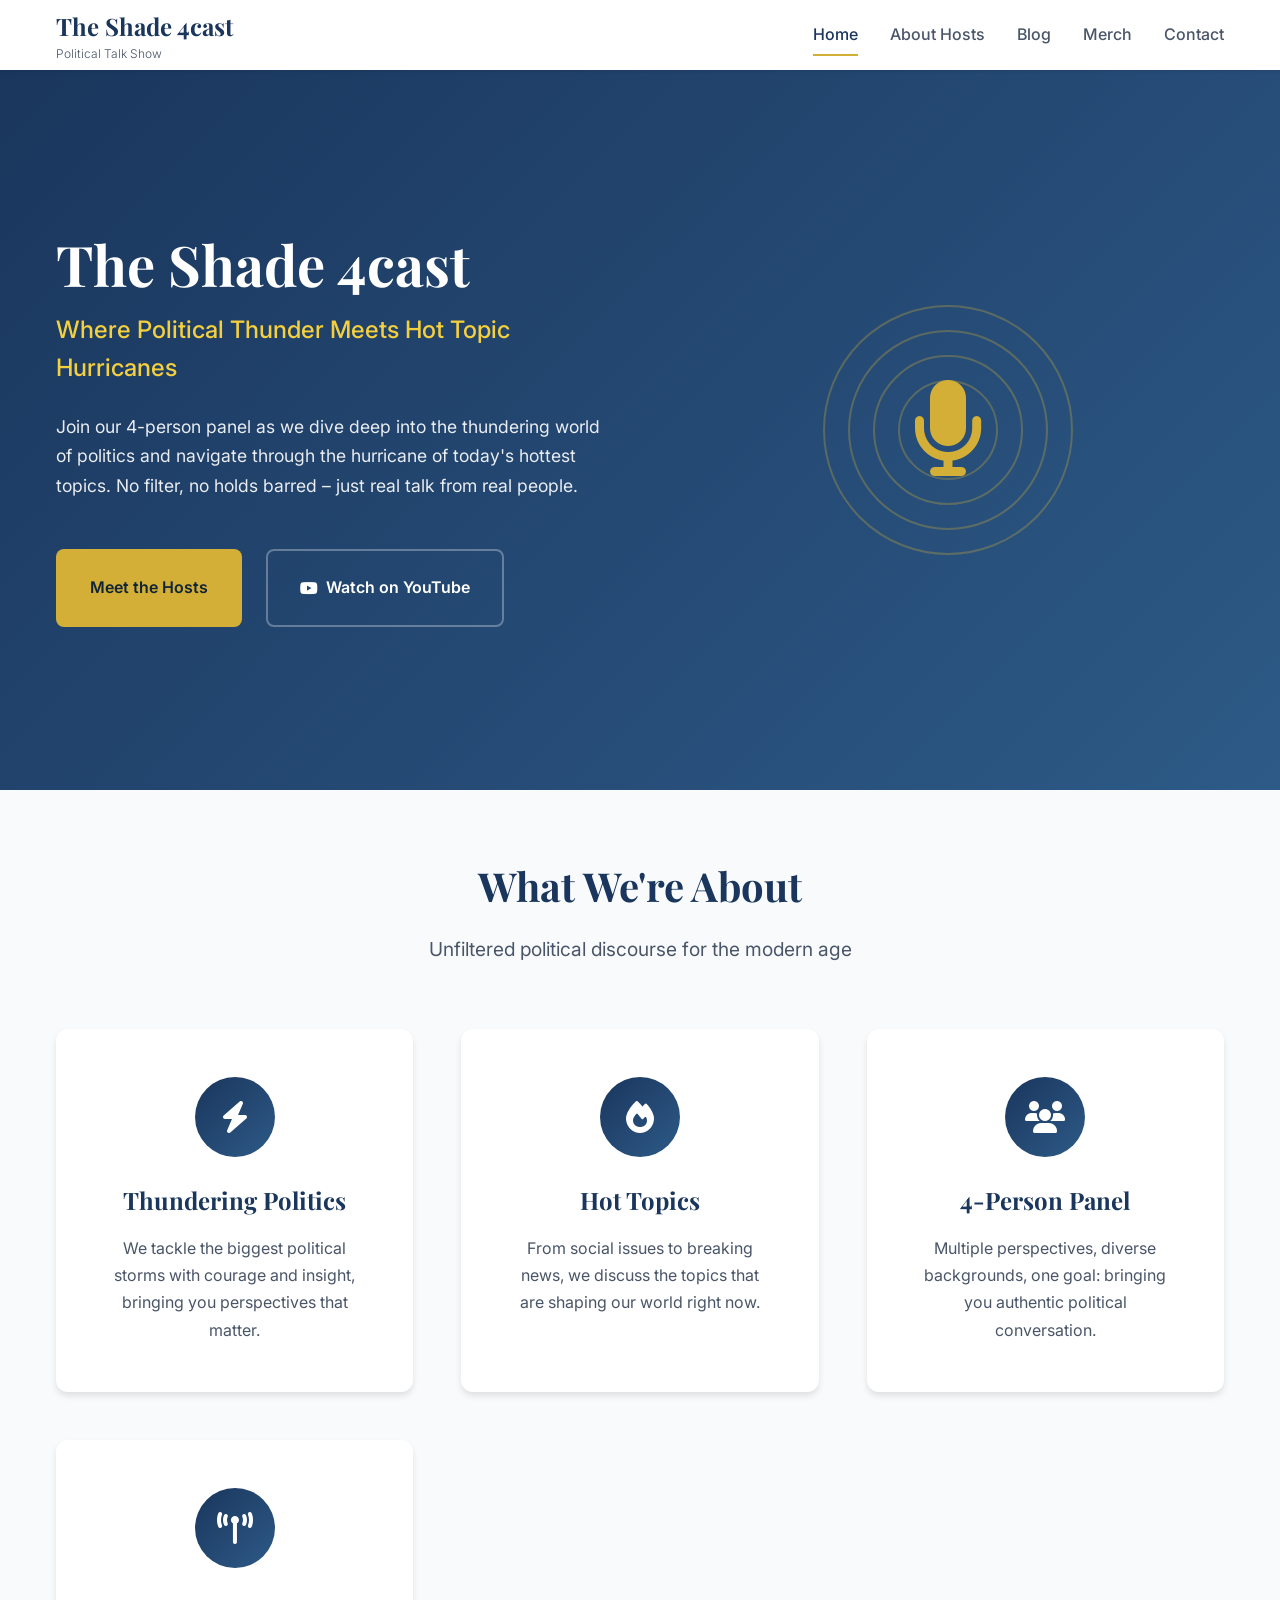
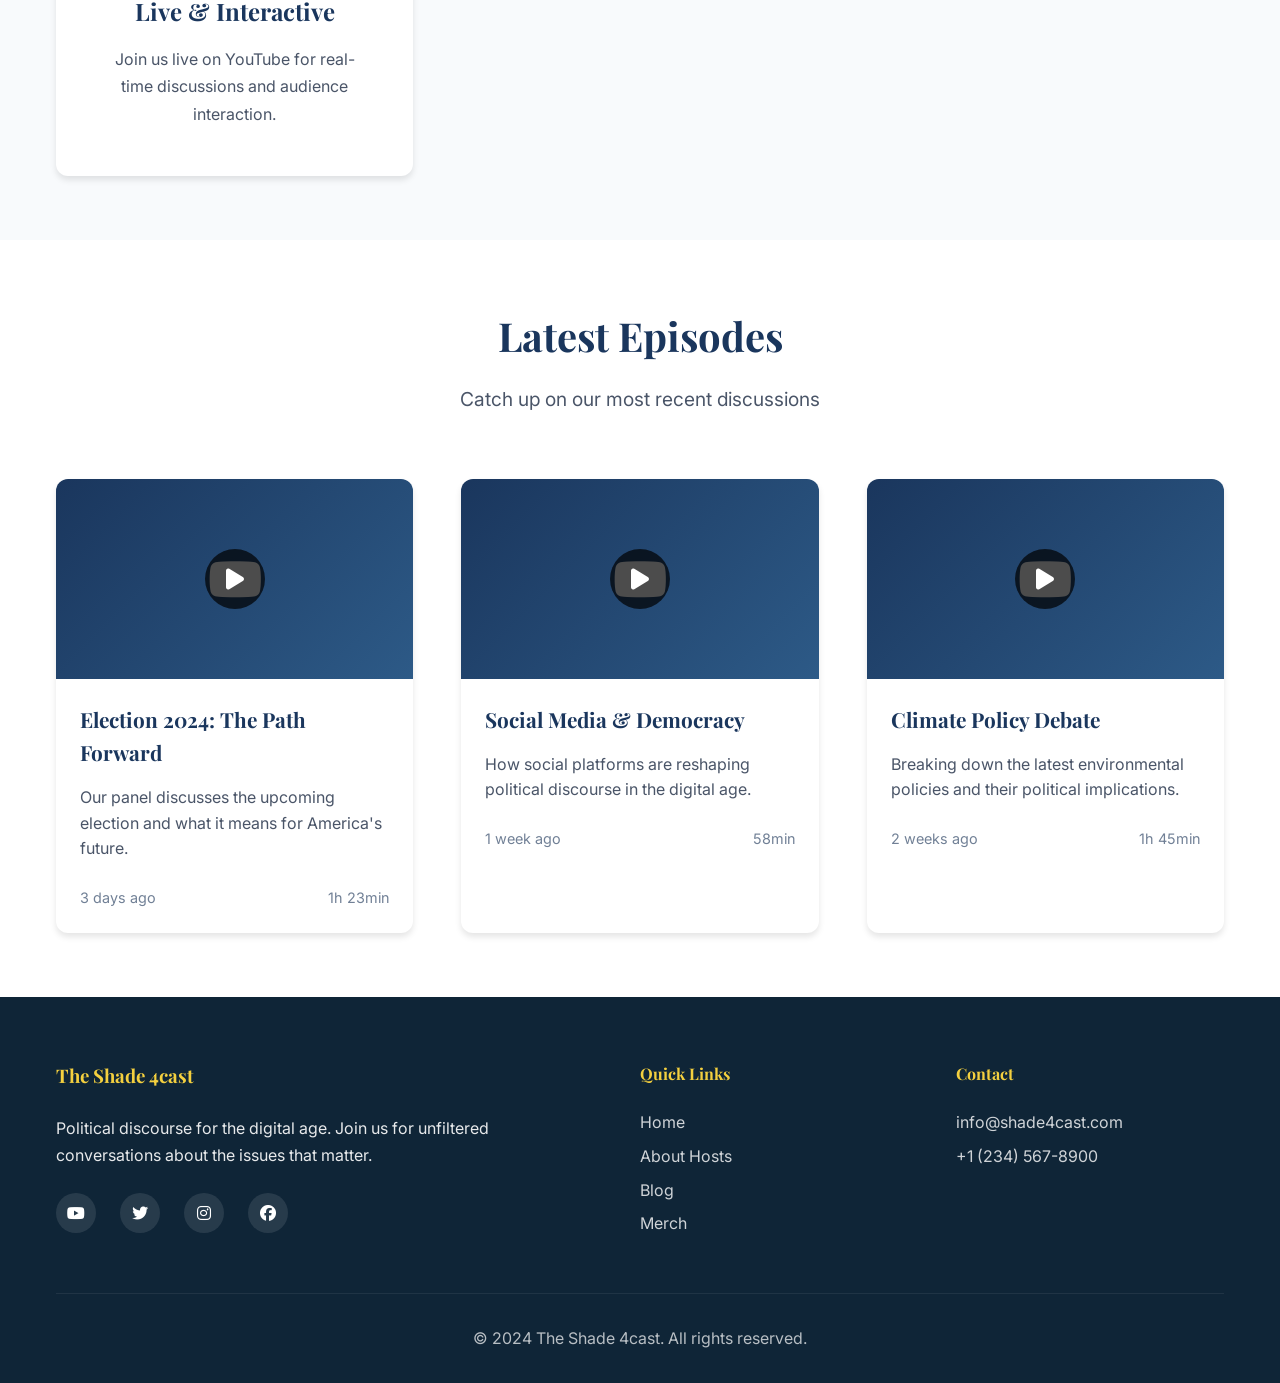
<file: index.html>
<!DOCTYPE html>
<html lang="en">
<head>
    <meta charset="UTF-8">
    <meta name="viewport" content="width=device-width, initial-scale=1.0">
    <title>The Shade 4cast - Political Talk Show</title>
    <meta name="description" content="The Shade 4cast is a 4-person panel talk show covering thundering politics and hurricane hot topics. Join us for unfiltered political discourse.">
    <link rel="stylesheet" href="styles/main.css">
    <link rel="preconnect" href="https://fonts.googleapis.com">
    <link rel="preconnect" href="https://fonts.gstatic.com" crossorigin>
    <link href="https://fonts.googleapis.com/css2?family=Inter:wght@300;400;500;600;700&family=Playfair+Display:wght@400;500;600;700&display=swap" rel="stylesheet">
    <link rel="stylesheet" href="https://cdnjs.cloudflare.com/ajax/libs/font-awesome/6.4.0/css/all.min.css">
</head>
<body>
    <!-- Navigation -->
    <nav class="navbar">
        <div class="nav-container">
            <div class="nav-logo">
                <h1>The Shade 4cast</h1>
                <span class="tagline">Political Talk Show</span>
            </div>
            <div class="nav-menu" id="nav-menu">
                <a href="#home" class="nav-link active">Home</a>
                <a href="#about" class="nav-link">About Hosts</a>
                <a href="#blog" class="nav-link">Blog</a>
                <a href="#merch" class="nav-link">Merch</a>
                <a href="#contact" class="nav-link">Contact</a>
            </div>
            <div class="nav-toggle" id="nav-toggle">
                <span class="bar"></span>
                <span class="bar"></span>
                <span class="bar"></span>
            </div>
        </div>
    </nav>

    <!-- Hero Section -->
    <section id="home" class="hero">
        <div class="hero-container">
            <div class="hero-content">
                <h1 class="hero-title">The Shade 4cast</h1>
                <p class="hero-subtitle">Where Political Thunder Meets Hot Topic Hurricanes</p>
                <p class="hero-description">
                    Join our 4-person panel as we dive deep into the thundering world of politics 
                    and navigate through the hurricane of today's hottest topics. No filter, 
                    no holds barred – just real talk from real people.
                </p>
                <div class="hero-buttons">
                    <a href="#about" class="btn btn-primary">Meet the Hosts</a>
                    <a href="https://youtube.com/@theshade4cast" class="btn btn-secondary" target="_blank">
                        <i class="fab fa-youtube"></i> Watch on YouTube
                    </a>
                </div>
            </div>
            <div class="hero-image">
                <div class="podcast-visual">
                    <div class="microphone-icon">
                        <i class="fas fa-microphone"></i>
                    </div>
                    <div class="sound-waves">
                        <div class="wave"></div>
                        <div class="wave"></div>
                        <div class="wave"></div>
                        <div class="wave"></div>
                    </div>
                </div>
            </div>
        </div>
    </section>

    <!-- Show Overview -->
    <section class="show-overview">
        <div class="container">
            <div class="section-header">
                <h2>What We're About</h2>
                <p>Unfiltered political discourse for the modern age</p>
            </div>
            <div class="features-grid">
                <div class="feature-card">
                    <div class="feature-icon">
                        <i class="fas fa-bolt"></i>
                    </div>
                    <h3>Thundering Politics</h3>
                    <p>We tackle the biggest political storms with courage and insight, bringing you perspectives that matter.</p>
                </div>
                <div class="feature-card">
                    <div class="feature-icon">
                        <i class="fas fa-fire"></i>
                    </div>
                    <h3>Hot Topics</h3>
                    <p>From social issues to breaking news, we discuss the topics that are shaping our world right now.</p>
                </div>
                <div class="feature-card">
                    <div class="feature-icon">
                        <i class="fas fa-users"></i>
                    </div>
                    <h3>4-Person Panel</h3>
                    <p>Multiple perspectives, diverse backgrounds, one goal: bringing you authentic political conversation.</p>
                </div>
                <div class="feature-card">
                    <div class="feature-icon">
                        <i class="fas fa-broadcast-tower"></i>
                    </div>
                    <h3>Live & Interactive</h3>
                    <p>Join us live on YouTube for real-time discussions and audience interaction.</p>
                </div>
            </div>
        </div>
    </section>

    <!-- Latest Episodes -->
    <section class="latest-episodes">
        <div class="container">
            <div class="section-header">
                <h2>Latest Episodes</h2>
                <p>Catch up on our most recent discussions</p>
            </div>
            <div class="episodes-grid">
                <div class="episode-card">
                    <div class="episode-thumbnail">
                        <i class="fab fa-youtube"></i>
                        <div class="play-button">
                            <i class="fas fa-play"></i>
                        </div>
                    </div>
                    <div class="episode-content">
                        <h3>Election 2024: The Path Forward</h3>
                        <p>Our panel discusses the upcoming election and what it means for America's future.</p>
                        <div class="episode-meta">
                            <span class="date">3 days ago</span>
                            <span class="duration">1h 23min</span>
                        </div>
                    </div>
                </div>
                <div class="episode-card">
                    <div class="episode-thumbnail">
                        <i class="fab fa-youtube"></i>
                        <div class="play-button">
                            <i class="fas fa-play"></i>
                        </div>
                    </div>
                    <div class="episode-content">
                        <h3>Social Media & Democracy</h3>
                        <p>How social platforms are reshaping political discourse in the digital age.</p>
                        <div class="episode-meta">
                            <span class="date">1 week ago</span>
                            <span class="duration">58min</span>
                        </div>
                    </div>
                </div>
                <div class="episode-card">
                    <div class="episode-thumbnail">
                        <i class="fab fa-youtube"></i>
                        <div class="play-button">
                            <i class="fas fa-play"></i>
                        </div>
                    </div>
                    <div class="episode-content">
                        <h3>Climate Policy Debate</h3>
                        <p>Breaking down the latest environmental policies and their political implications.</p>
                        <div class="episode-meta">
                            <span class="date">2 weeks ago</span>
                            <span class="duration">1h 45min</span>
                        </div>
                    </div>
                </div>
            </div>
        </div>
    </section>

    <!-- Footer -->
    <footer class="footer">
        <div class="container">
            <div class="footer-content">
                <div class="footer-section">
                    <h3>The Shade 4cast</h3>
                    <p>Political discourse for the digital age. Join us for unfiltered conversations about the issues that matter.</p>
                    <div class="social-links">
                        <a href="#" class="social-link"><i class="fab fa-youtube"></i></a>
                        <a href="#" class="social-link"><i class="fab fa-twitter"></i></a>
                        <a href="#" class="social-link"><i class="fab fa-instagram"></i></a>
                        <a href="#" class="social-link"><i class="fab fa-facebook"></i></a>
                    </div>
                </div>
                <div class="footer-section">
                    <h4>Quick Links</h4>
                    <ul>
                        <li><a href="#home">Home</a></li>
                        <li><a href="#about">About Hosts</a></li>
                        <li><a href="#blog">Blog</a></li>
                        <li><a href="#merch">Merch</a></li>
                    </ul>
                </div>
                <div class="footer-section">
                    <h4>Contact</h4>
                    <ul>
                        <li><a href="mailto:info@shade4cast.com">info@shade4cast.com</a></li>
                        <li><a href="tel:+1234567890">+1 (234) 567-8900</a></li>
                    </ul>
                </div>
            </div>
            <div class="footer-bottom">
                <p>&copy; 2024 The Shade 4cast. All rights reserved.</p>
            </div>
        </div>
    </footer>

    <script src="scripts/main.js"></script>
</body>
</html>
</file>
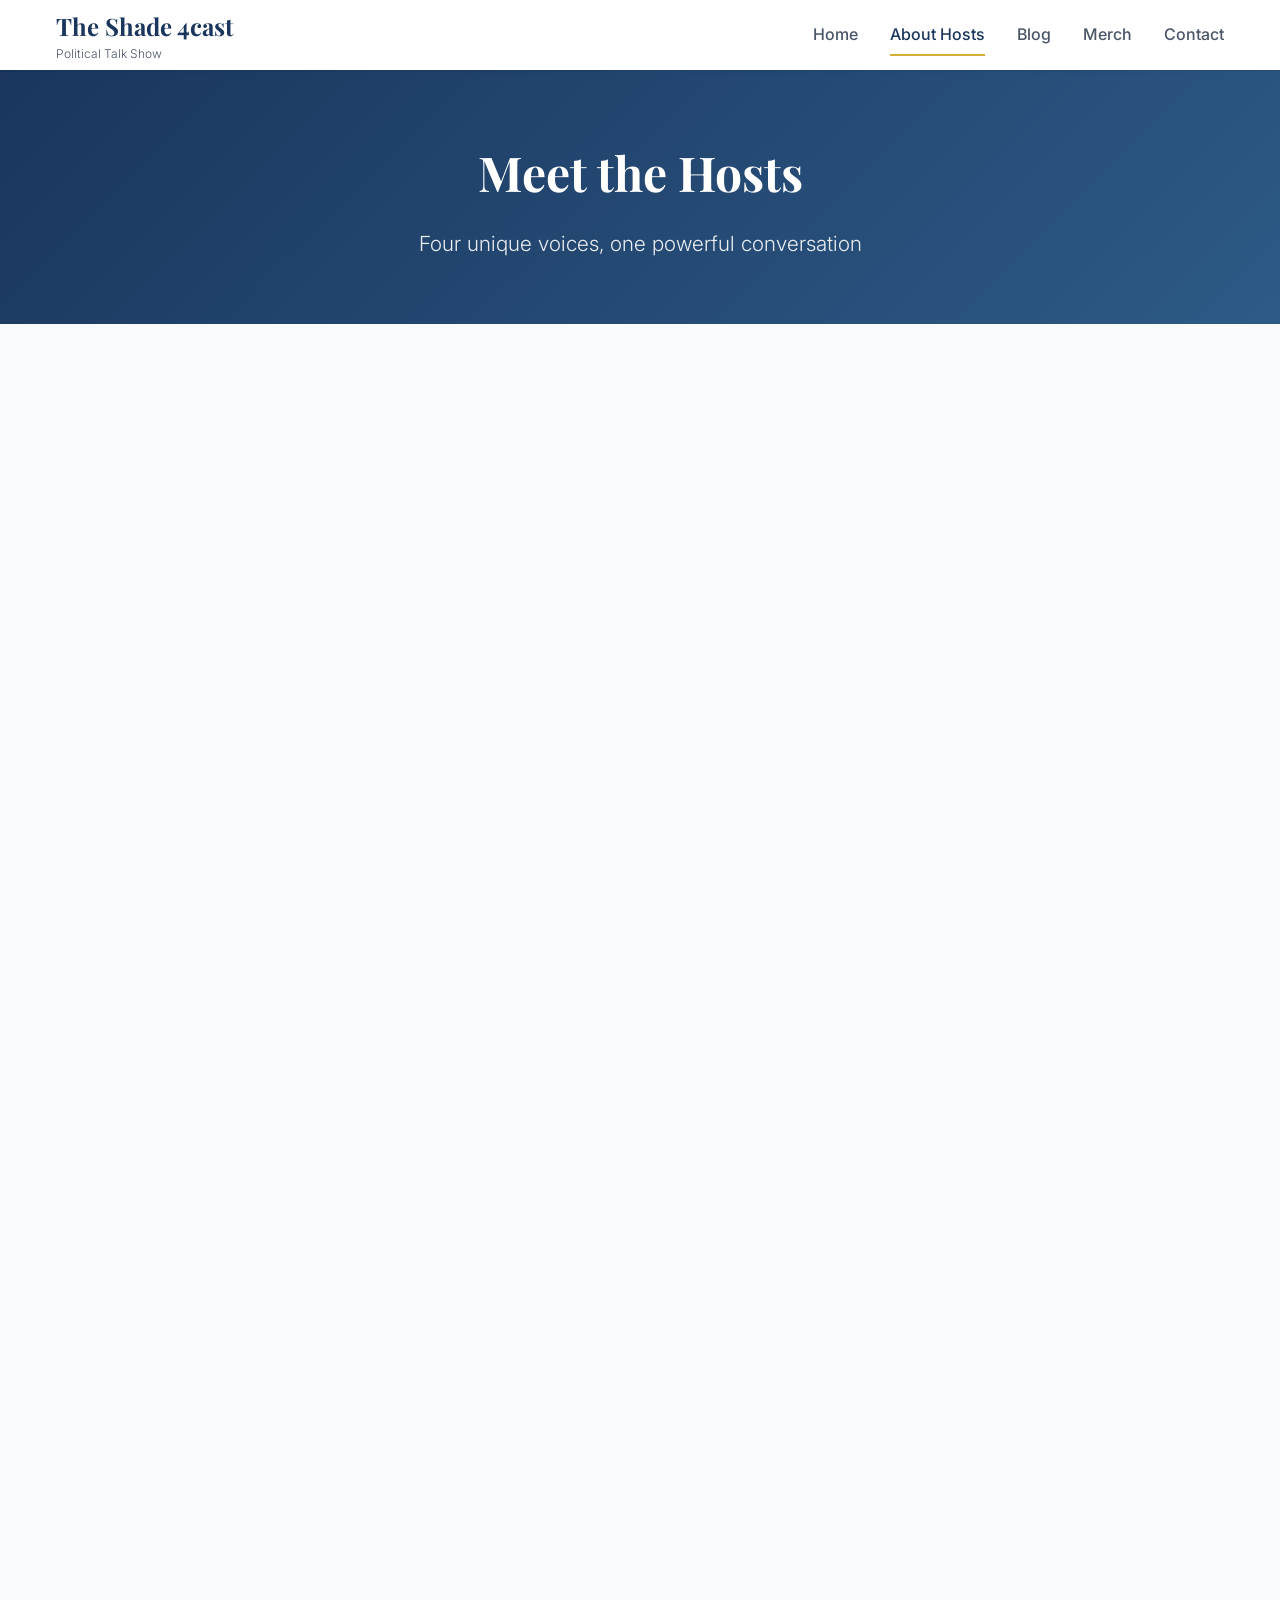
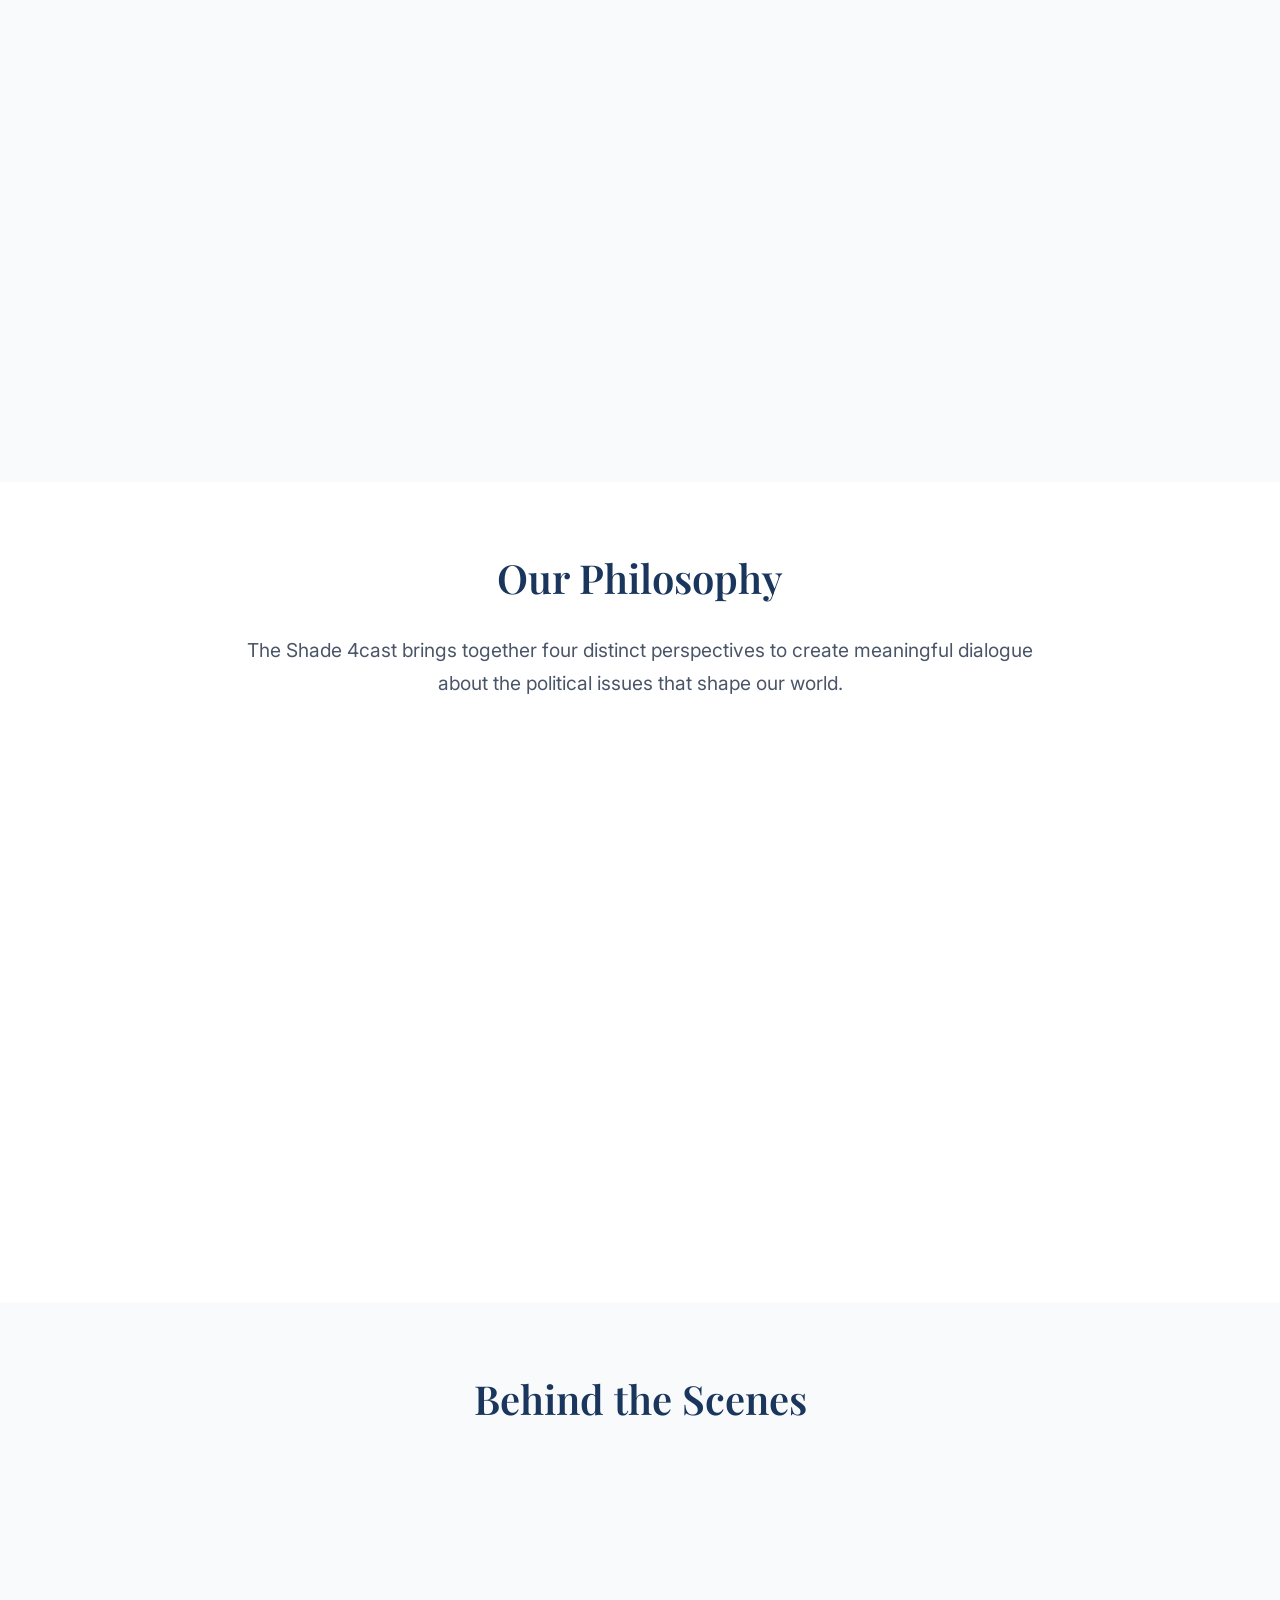
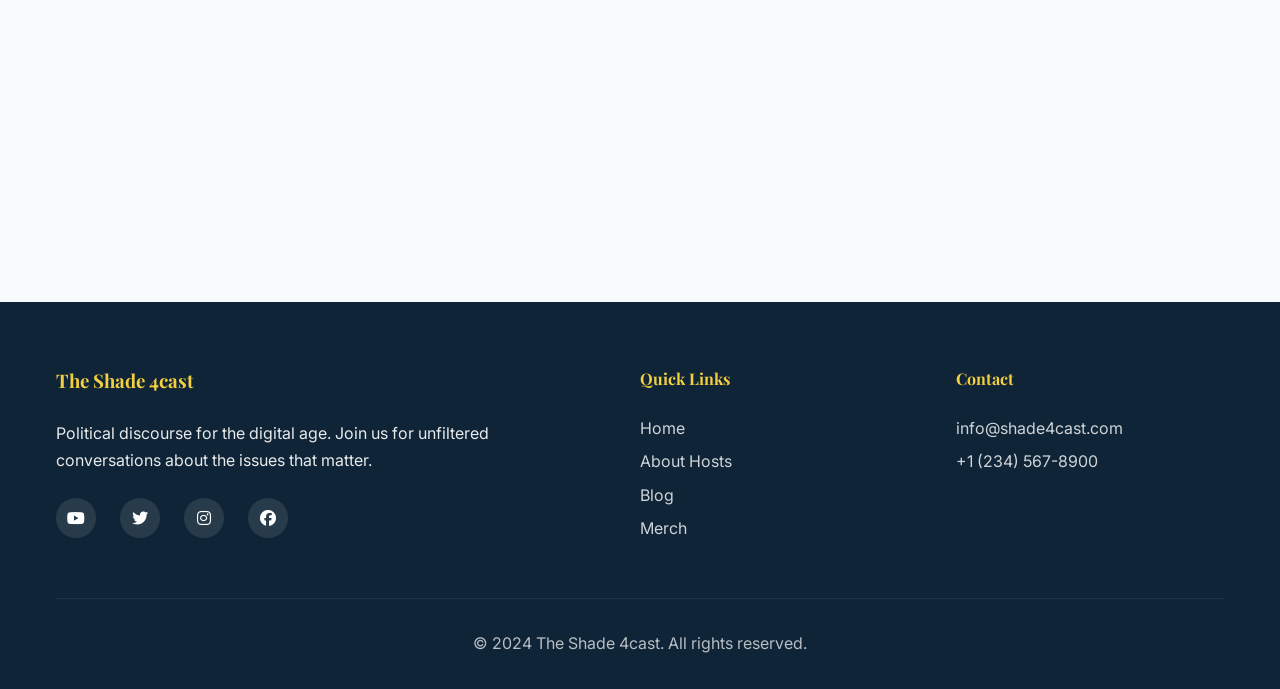
<file: about.html>
<!DOCTYPE html>
<html lang="en">
<head>
    <meta charset="UTF-8">
    <meta name="viewport" content="width=device-width, initial-scale=1.0">
    <title>About the Hosts - The Shade 4cast</title>
    <meta name="description" content="Meet the four dynamic hosts of The Shade 4cast - diverse voices bringing unique perspectives to political discourse.">
    <link rel="stylesheet" href="styles/main.css">
    <link rel="stylesheet" href="styles/about.css">
    <link rel="preconnect" href="https://fonts.googleapis.com">
    <link rel="preconnect" href="https://fonts.gstatic.com" crossorigin>
    <link href="https://fonts.googleapis.com/css2?family=Inter:wght@300;400;500;600;700&family=Playfair+Display:wght@400;500;600;700&display=swap" rel="stylesheet">
    <link rel="stylesheet" href="https://cdnjs.cloudflare.com/ajax/libs/font-awesome/6.4.0/css/all.min.css">
</head>
<body>
    <!-- Navigation -->
    <nav class="navbar">
        <div class="nav-container">
            <div class="nav-logo">
                <a href="index.html">
                    <h1>The Shade 4cast</h1>
                    <span class="tagline">Political Talk Show</span>
                </a>
            </div>
            <div class="nav-menu" id="nav-menu">
                <a href="index.html" class="nav-link">Home</a>
                <a href="about.html" class="nav-link active">About Hosts</a>
                <a href="blog.html" class="nav-link">Blog</a>
                <a href="merch.html" class="nav-link">Merch</a>
                <a href="#contact" class="nav-link">Contact</a>
            </div>
            <div class="nav-toggle" id="nav-toggle">
                <span class="bar"></span>
                <span class="bar"></span>
                <span class="bar"></span>
            </div>
        </div>
    </nav>

    <!-- Page Header -->
    <section class="page-header">
        <div class="container">
            <h1>Meet the Hosts</h1>
            <p>Four unique voices, one powerful conversation</p>
        </div>
    </section>

    <!-- Hosts Section -->
    <section class="hosts-section">
        <div class="container">
            <div class="hosts-grid">
                <!-- Host 1 -->
                <div class="host-card">
                    <div class="host-image">
                        <div class="host-placeholder">
                            <i class="fas fa-user"></i>
                        </div>
                    </div>
                    <div class="host-content">
                        <h3>Alex Rivera</h3>
                        <p class="host-title">Political Strategist & Analyst</p>
                        <p class="host-bio">
                            With over 15 years in political strategy, Alex brings deep insights into campaign mechanics 
                            and policy analysis. Former advisor to several congressional campaigns and current political 
                            science professor at Georgetown University. Known for breaking down complex political 
                            maneuvers into digestible insights.
                        </p>
                        <div class="host-expertise">
                            <span class="expertise-tag">Campaign Strategy</span>
                            <span class="expertise-tag">Policy Analysis</span>
                            <span class="expertise-tag">Electoral Politics</span>
                        </div>
                        <div class="host-social">
                            <a href="#" class="social-link"><i class="fab fa-twitter"></i></a>
                            <a href="#" class="social-link"><i class="fab fa-linkedin"></i></a>
                            <a href="#" class="social-link"><i class="fas fa-globe"></i></a>
                        </div>
                    </div>
                </div>

                <!-- Host 2 -->
                <div class="host-card">
                    <div class="host-image">
                        <div class="host-placeholder">
                            <i class="fas fa-user"></i>
                        </div>
                    </div>
                    <div class="host-content">
                        <h3>Jordan Chen</h3>
                        <p class="host-title">Investigative Journalist</p>
                        <p class="host-bio">
                            Award-winning investigative journalist with a focus on government accountability and 
                            social justice issues. Published work in major outlets including The Washington Post 
                            and ProPublica. Brings a fact-based approach to discussions while challenging 
                            conventional narratives.
                        </p>
                        <div class="host-expertise">
                            <span class="expertise-tag">Investigative Reporting</span>
                            <span class="expertise-tag">Government Accountability</span>
                            <span class="expertise-tag">Social Justice</span>
                        </div>
                        <div class="host-social">
                            <a href="#" class="social-link"><i class="fab fa-twitter"></i></a>
                            <a href="#" class="social-link"><i class="fab fa-linkedin"></i></a>
                            <a href="#" class="social-link"><i class="fas fa-envelope"></i></a>
                        </div>
                    </div>
                </div>

                <!-- Host 3 -->
                <div class="host-card">
                    <div class="host-image">
                        <div class="host-placeholder">
                            <i class="fas fa-user"></i>
                        </div>
                    </div>
                    <div class="host-content">
                        <h3>Maya Patel</h3>
                        <p class="host-title">Community Organizer & Activist</p>
                        <p class="host-bio">
                            Grassroots organizer and activist with over a decade of experience in community 
                            mobilization and social movements. Founder of "Voices for Change," a non-profit 
                            focused on civic engagement. Brings the perspective of everyday Americans to 
                            political discourse.
                        </p>
                        <div class="host-expertise">
                            <span class="expertise-tag">Community Organizing</span>
                            <span class="expertise-tag">Civic Engagement</span>
                            <span class="expertise-tag">Social Movements</span>
                        </div>
                        <div class="host-social">
                            <a href="#" class="social-link"><i class="fab fa-twitter"></i></a>
                            <a href="#" class="social-link"><i class="fab fa-instagram"></i></a>
                            <a href="#" class="social-link"><i class="fas fa-heart"></i></a>
                        </div>
                    </div>
                </div>

                <!-- Host 4 -->
                <div class="host-card">
                    <div class="host-image">
                        <div class="host-placeholder">
                            <i class="fas fa-user"></i>
                        </div>
                    </div>
                    <div class="host-content">
                        <h3>Dr. Marcus Thompson</h3>
                        <p class="host-title">Economist & Policy Expert</p>
                        <p class="host-bio">
                            Ph.D. in Economics from Harvard, former Treasury Department advisor, and current 
                            think tank fellow. Specializes in economic policy, fiscal analysis, and the 
                            intersection of economics and politics. Provides data-driven perspectives on 
                            policy implications.
                        </p>
                        <div class="host-expertise">
                            <span class="expertise-tag">Economic Policy</span>
                            <span class="expertise-tag">Fiscal Analysis</span>
                            <span class="expertise-tag">Public Finance</span>
                        </div>
                        <div class="host-social">
                            <a href="#" class="social-link"><i class="fab fa-linkedin"></i></a>
                            <a href="#" class="social-link"><i class="fas fa-graduation-cap"></i></a>
                            <a href="#" class="social-link"><i class="fas fa-chart-line"></i></a>
                        </div>
                    </div>
                </div>
            </div>
        </div>
    </section>

    <!-- Show Philosophy -->
    <section class="show-philosophy">
        <div class="container">
            <div class="philosophy-content">
                <h2>Our Philosophy</h2>
                <p class="philosophy-lead">
                    The Shade 4cast brings together four distinct perspectives to create meaningful dialogue 
                    about the political issues that shape our world.
                </p>
                <div class="philosophy-points">
                    <div class="philosophy-point">
                        <div class="point-icon">
                            <i class="fas fa-balance-scale"></i>
                        </div>
                        <h3>Balanced Discourse</h3>
                        <p>We believe in presenting multiple viewpoints and letting our audience form their own opinions through informed discussion.</p>
                    </div>
                    <div class="philosophy-point">
                        <div class="point-icon">
                            <i class="fas fa-search"></i>
                        </div>
                        <h3>Evidence-Based</h3>
                        <p>Our discussions are grounded in research, data, and factual analysis rather than opinion alone.</p>
                    </div>
                    <div class="philosophy-point">
                        <div class="point-icon">
                            <i class="fas fa-users"></i>
                        </div>
                        <h3>Inclusive Voices</h3>
                        <p>We strive to represent diverse backgrounds and experiences in our panel and guest selections.</p>
                    </div>
                    <div class="philosophy-point">
                        <div class="point-icon">
                            <i class="fas fa-handshake"></i>
                        </div>
                        <h3>Respectful Debate</h3>
                        <p>We can disagree without being disagreeable - fostering productive political conversation.</p>
                    </div>
                </div>
            </div>
        </div>
    </section>

    <!-- Behind the Scenes -->
    <section class="behind-scenes">
        <div class="container">
            <h2>Behind the Scenes</h2>
            <div class="bts-grid">
                <div class="bts-card">
                    <div class="bts-icon">
                        <i class="fas fa-podcast"></i>
                    </div>
                    <h3>Recording Schedule</h3>
                    <p>We record live every Tuesday at 7 PM EST, with additional segments recorded throughout the week for timely responses to breaking news.</p>
                </div>
                <div class="bts-card">
                    <div class="bts-icon">
                        <i class="fas fa-lightbulb"></i>
                    </div>
                    <h3>Topic Selection</h3>
                    <p>Our topics come from current events, audience suggestions, and deep dives into issues that need more nuanced discussion.</p>
                </div>
                <div class="bts-card">
                    <div class="bts-icon">
                        <i class="fas fa-comments"></i>
                    </div>
                    <h3>Audience Interaction</h3>
                    <p>We value our community's input through live chat, social media, and our monthly town hall episodes.</p>
                </div>
            </div>
        </div>
    </section>

    <!-- Footer -->
    <footer class="footer">
        <div class="container">
            <div class="footer-content">
                <div class="footer-section">
                    <h3>The Shade 4cast</h3>
                    <p>Political discourse for the digital age. Join us for unfiltered conversations about the issues that matter.</p>
                    <div class="social-links">
                        <a href="#" class="social-link"><i class="fab fa-youtube"></i></a>
                        <a href="#" class="social-link"><i class="fab fa-twitter"></i></a>
                        <a href="#" class="social-link"><i class="fab fa-instagram"></i></a>
                        <a href="#" class="social-link"><i class="fab fa-facebook"></i></a>
                    </div>
                </div>
                <div class="footer-section">
                    <h4>Quick Links</h4>
                    <ul>
                        <li><a href="index.html">Home</a></li>
                        <li><a href="about.html">About Hosts</a></li>
                        <li><a href="blog.html">Blog</a></li>
                        <li><a href="merch.html">Merch</a></li>
                    </ul>
                </div>
                <div class="footer-section">
                    <h4>Contact</h4>
                    <ul>
                        <li><a href="mailto:info@shade4cast.com">info@shade4cast.com</a></li>
                        <li><a href="tel:+1234567890">+1 (234) 567-8900</a></li>
                    </ul>
                </div>
            </div>
            <div class="footer-bottom">
                <p>&copy; 2024 The Shade 4cast. All rights reserved.</p>
            </div>
        </div>
    </footer>

    <script src="scripts/main.js"></script>
</body>
</html>
</file>
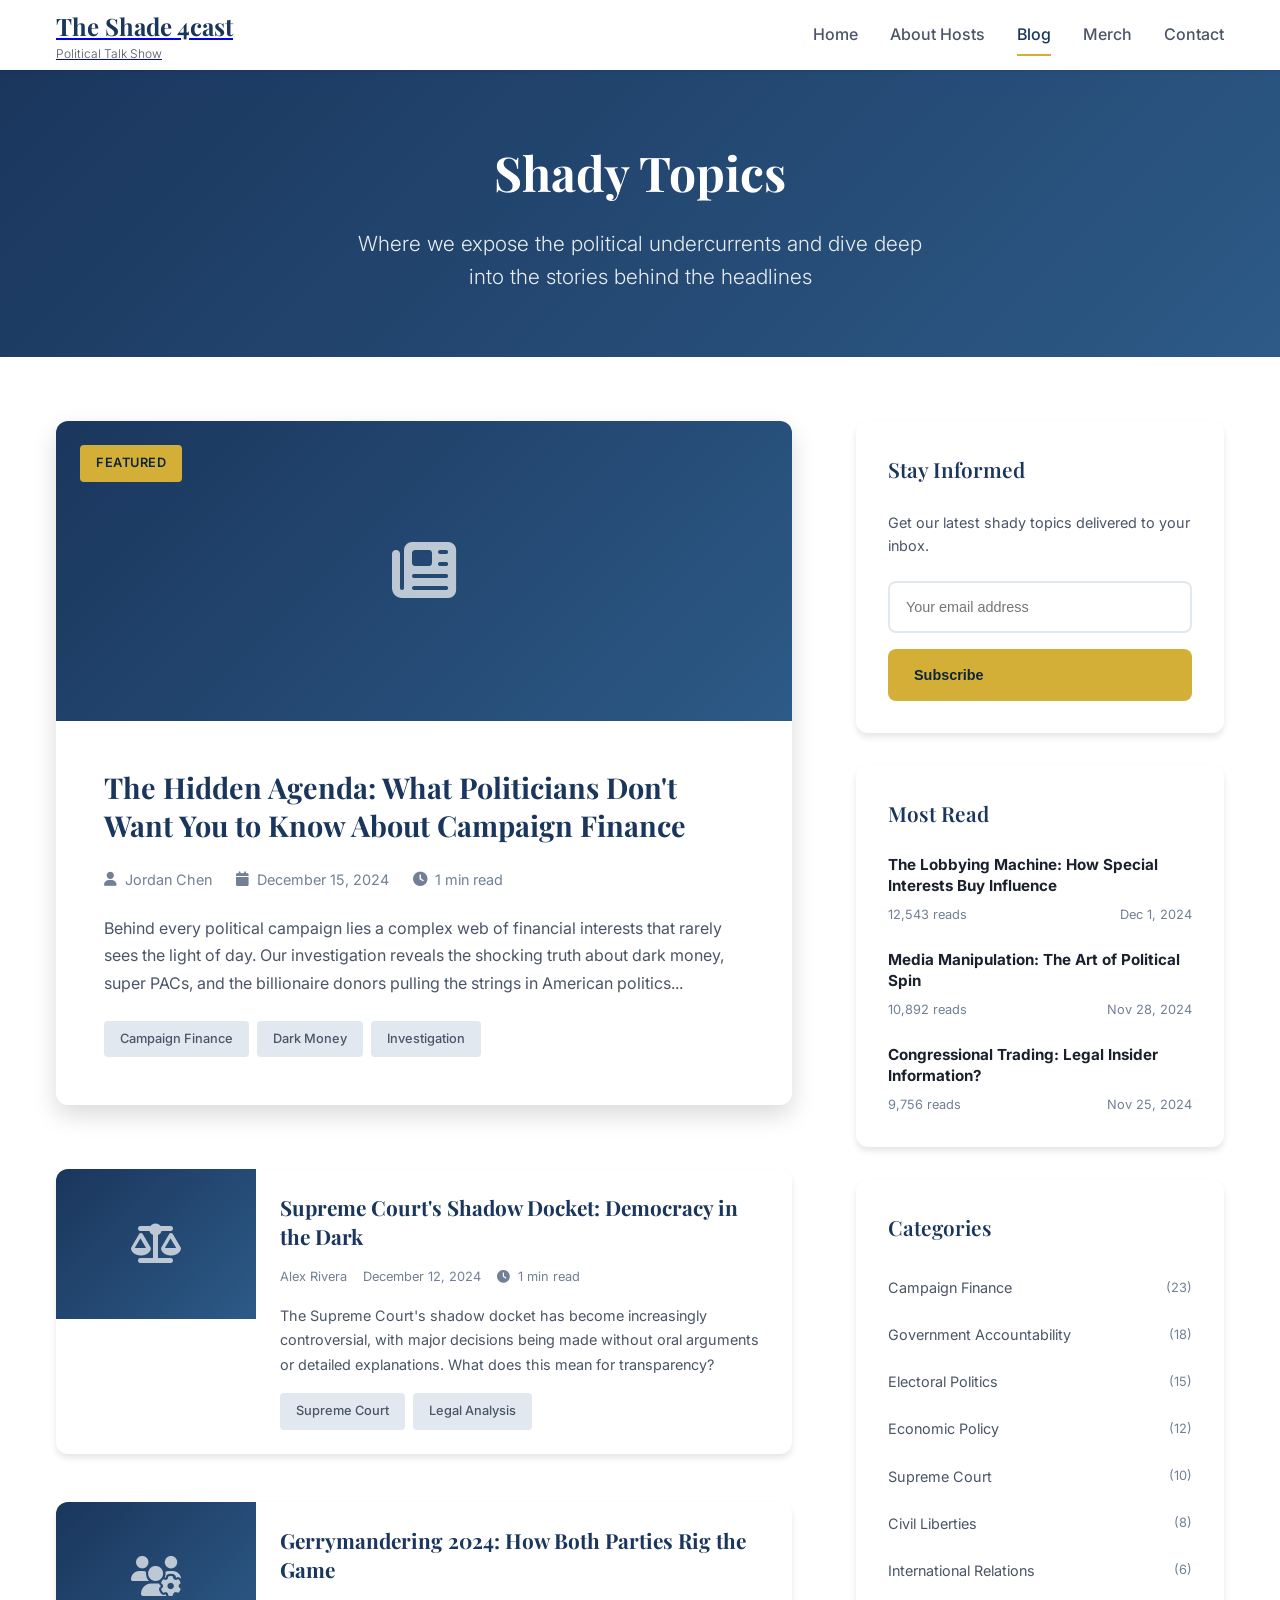
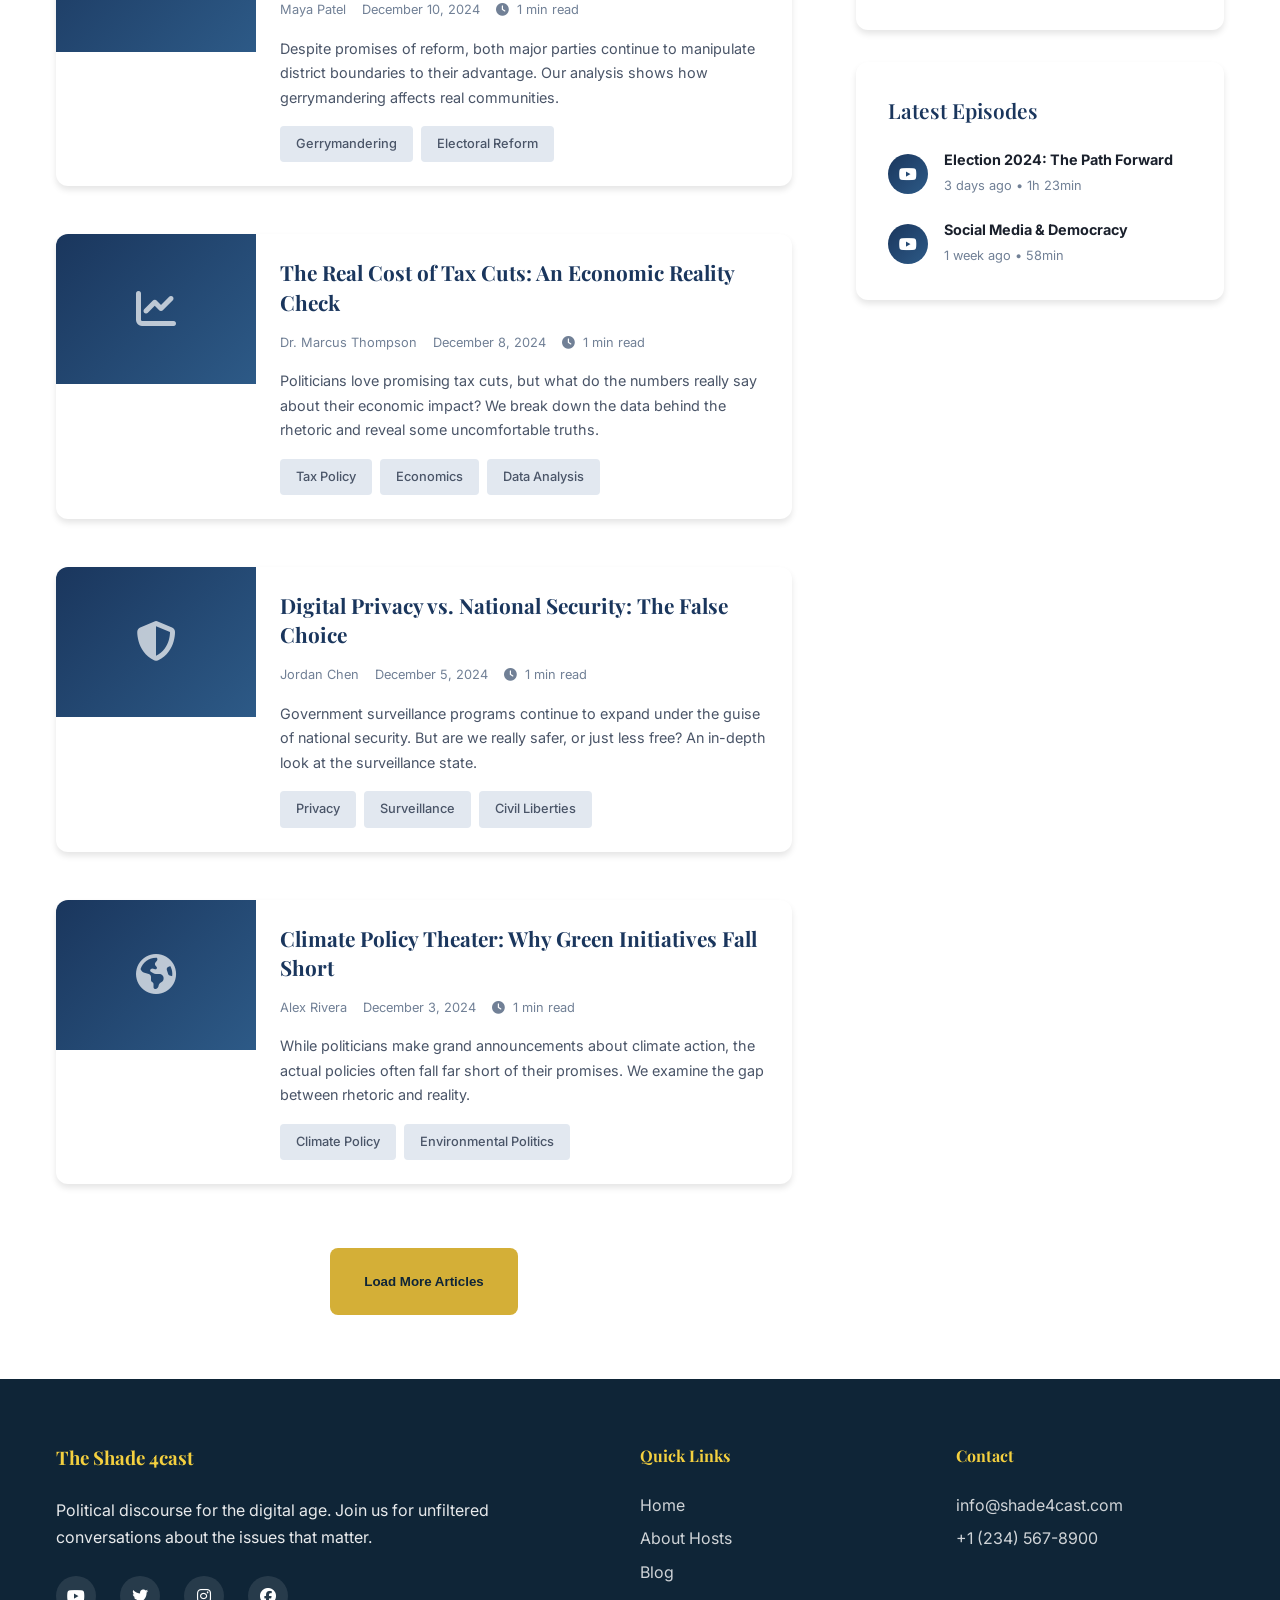
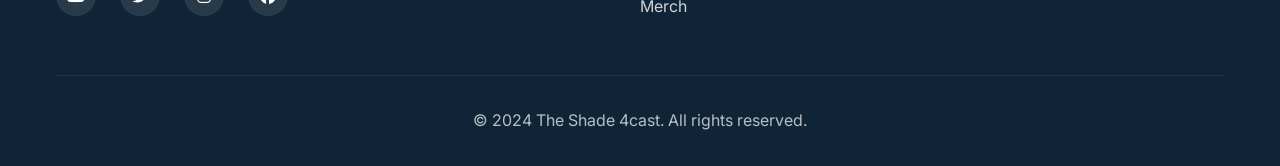
<file: blog.html>
<!DOCTYPE html>
<html lang="en">
<head>
    <meta charset="UTF-8">
    <meta name="viewport" content="width=device-width, initial-scale=1.0">
    <title>Shady Topics Blog - The Shade 4cast</title>
    <meta name="description" content="Dive deep into the shady topics and political undercurrents with The Shade 4cast blog - unfiltered analysis and commentary.">
    <link rel="stylesheet" href="styles/main.css">
    <link rel="stylesheet" href="styles/blog.css">
    <link rel="preconnect" href="https://fonts.googleapis.com">
    <link rel="preconnect" href="https://fonts.gstatic.com" crossorigin>
    <link href="https://fonts.googleapis.com/css2?family=Inter:wght@300;400;500;600;700&family=Playfair+Display:wght@400;500;600;700&display=swap" rel="stylesheet">
    <link rel="stylesheet" href="https://cdnjs.cloudflare.com/ajax/libs/font-awesome/6.4.0/css/all.min.css">
</head>
<body>
    <!-- Navigation -->
    <nav class="navbar">
        <div class="nav-container">
            <div class="nav-logo">
                <a href="index.html">
                    <h1>The Shade 4cast</h1>
                    <span class="tagline">Political Talk Show</span>
                </a>
            </div>
            <div class="nav-menu" id="nav-menu">
                <a href="index.html" class="nav-link">Home</a>
                <a href="about.html" class="nav-link">About Hosts</a>
                <a href="blog.html" class="nav-link active">Blog</a>
                <a href="merch.html" class="nav-link">Merch</a>
                <a href="#contact" class="nav-link">Contact</a>
            </div>
            <div class="nav-toggle" id="nav-toggle">
                <span class="bar"></span>
                <span class="bar"></span>
                <span class="bar"></span>
            </div>
        </div>
    </nav>

    <!-- Page Header -->
    <section class="page-header">
        <div class="container">
            <h1>Shady Topics</h1>
            <p>Where we expose the political undercurrents and dive deep into the stories behind the headlines</p>
        </div>
    </section>

    <!-- Blog Content -->
    <section class="blog-content">
        <div class="container">
            <div class="blog-layout">
                <!-- Main Blog Posts -->
                <main class="blog-main">
                    <!-- Featured Post -->
                    <article class="featured-post">
                        <div class="post-image">
                            <div class="post-placeholder">
                                <i class="fas fa-newspaper"></i>
                            </div>
                            <div class="post-category">Featured</div>
                        </div>
                        <div class="post-content">
                            <h2><a href="#" class="post-title-link">The Hidden Agenda: What Politicians Don't Want You to Know About Campaign Finance</a></h2>
                            <div class="post-meta">
                                <span class="post-author">
                                    <i class="fas fa-user"></i> Jordan Chen
                                </span>
                                <span class="post-date">
                                    <i class="fas fa-calendar"></i> December 15, 2024
                                </span>
                                <span class="post-reading-time">
                                    <i class="fas fa-clock"></i> 8 min read
                                </span>
                            </div>
                            <p class="post-excerpt">
                                Behind every political campaign lies a complex web of financial interests that rarely sees the light of day. 
                                Our investigation reveals the shocking truth about dark money, super PACs, and the billionaire donors 
                                pulling the strings in American politics...
                            </p>
                            <div class="post-tags">
                                <span class="tag">Campaign Finance</span>
                                <span class="tag">Dark Money</span>
                                <span class="tag">Investigation</span>
                            </div>
                        </div>
                    </article>

                    <!-- Regular Blog Posts -->
                    <div class="blog-posts">
                        <article class="blog-post">
                            <div class="post-image-small">
                                <div class="post-placeholder-small">
                                    <i class="fas fa-balance-scale"></i>
                                </div>
                            </div>
                            <div class="post-content">
                                <h3><a href="#" class="post-title-link">Supreme Court's Shadow Docket: Democracy in the Dark</a></h3>
                                <div class="post-meta">
                                    <span class="post-author">Alex Rivera</span>
                                    <span class="post-date">December 12, 2024</span>
                                    <span class="post-reading-time">6 min read</span>
                                </div>
                                <p class="post-excerpt">
                                    The Supreme Court's shadow docket has become increasingly controversial, with major decisions 
                                    being made without oral arguments or detailed explanations. What does this mean for transparency?
                                </p>
                                <div class="post-tags">
                                    <span class="tag">Supreme Court</span>
                                    <span class="tag">Legal Analysis</span>
                                </div>
                            </div>
                        </article>

                        <article class="blog-post">
                            <div class="post-image-small">
                                <div class="post-placeholder-small">
                                    <i class="fas fa-users-cog"></i>
                                </div>
                            </div>
                            <div class="post-content">
                                <h3><a href="#" class="post-title-link">Gerrymandering 2024: How Both Parties Rig the Game</a></h3>
                                <div class="post-meta">
                                    <span class="post-author">Maya Patel</span>
                                    <span class="post-date">December 10, 2024</span>
                                    <span class="post-reading-time">7 min read</span>
                                </div>
                                <p class="post-excerpt">
                                    Despite promises of reform, both major parties continue to manipulate district boundaries 
                                    to their advantage. Our analysis shows how gerrymandering affects real communities.
                                </p>
                                <div class="post-tags">
                                    <span class="tag">Gerrymandering</span>
                                    <span class="tag">Electoral Reform</span>
                                </div>
                            </div>
                        </article>

                        <article class="blog-post">
                            <div class="post-image-small">
                                <div class="post-placeholder-small">
                                    <i class="fas fa-chart-line"></i>
                                </div>
                            </div>
                            <div class="post-content">
                                <h3><a href="#" class="post-title-link">The Real Cost of Tax Cuts: An Economic Reality Check</a></h3>
                                <div class="post-meta">
                                    <span class="post-author">Dr. Marcus Thompson</span>
                                    <span class="post-date">December 8, 2024</span>
                                    <span class="post-reading-time">10 min read</span>
                                </div>
                                <p class="post-excerpt">
                                    Politicians love promising tax cuts, but what do the numbers really say about their economic impact? 
                                    We break down the data behind the rhetoric and reveal some uncomfortable truths.
                                </p>
                                <div class="post-tags">
                                    <span class="tag">Tax Policy</span>
                                    <span class="tag">Economics</span>
                                    <span class="tag">Data Analysis</span>
                                </div>
                            </div>
                        </article>

                        <article class="blog-post">
                            <div class="post-image-small">
                                <div class="post-placeholder-small">
                                    <i class="fas fa-shield-alt"></i>
                                </div>
                            </div>
                            <div class="post-content">
                                <h3><a href="#" class="post-title-link">Digital Privacy vs. National Security: The False Choice</a></h3>
                                <div class="post-meta">
                                    <span class="post-author">Jordan Chen</span>
                                    <span class="post-date">December 5, 2024</span>
                                    <span class="post-reading-time">9 min read</span>
                                </div>
                                <p class="post-excerpt">
                                    Government surveillance programs continue to expand under the guise of national security. 
                                    But are we really safer, or just less free? An in-depth look at the surveillance state.
                                </p>
                                <div class="post-tags">
                                    <span class="tag">Privacy</span>
                                    <span class="tag">Surveillance</span>
                                    <span class="tag">Civil Liberties</span>
                                </div>
                            </div>
                        </article>

                        <article class="blog-post">
                            <div class="post-image-small">
                                <div class="post-placeholder-small">
                                    <i class="fas fa-globe-americas"></i>
                                </div>
                            </div>
                            <div class="post-content">
                                <h3><a href="#" class="post-title-link">Climate Policy Theater: Why Green Initiatives Fall Short</a></h3>
                                <div class="post-meta">
                                    <span class="post-author">Alex Rivera</span>
                                    <span class="post-date">December 3, 2024</span>
                                    <span class="post-reading-time">8 min read</span>
                                </div>
                                <p class="post-excerpt">
                                    While politicians make grand announcements about climate action, the actual policies 
                                    often fall far short of their promises. We examine the gap between rhetoric and reality.
                                </p>
                                <div class="post-tags">
                                    <span class="tag">Climate Policy</span>
                                    <span class="tag">Environmental Politics</span>
                                </div>
                            </div>
                        </article>
                    </div>

                    <!-- Load More -->
                    <div class="load-more">
                        <button class="btn btn-primary">Load More Articles</button>
                    </div>
                </main>

                <!-- Sidebar -->
                <aside class="blog-sidebar">
                    <!-- Newsletter Signup -->
                    <div class="sidebar-widget">
                        <h3>Stay Informed</h3>
                        <p>Get our latest shady topics delivered to your inbox.</p>
                        <form class="newsletter-form">
                            <input type="email" placeholder="Your email address" required>
                            <button type="submit" class="btn btn-primary">Subscribe</button>
                        </form>
                    </div>

                    <!-- Popular Posts -->
                    <div class="sidebar-widget">
                        <h3>Most Read</h3>
                        <div class="popular-posts">
                            <article class="popular-post">
                                <h4><a href="#">The Lobbying Machine: How Special Interests Buy Influence</a></h4>
                                <div class="popular-meta">
                                    <span>12,543 reads</span>
                                    <span>Dec 1, 2024</span>
                                </div>
                            </article>
                            <article class="popular-post">
                                <h4><a href="#">Media Manipulation: The Art of Political Spin</a></h4>
                                <div class="popular-meta">
                                    <span>10,892 reads</span>
                                    <span>Nov 28, 2024</span>
                                </div>
                            </article>
                            <article class="popular-post">
                                <h4><a href="#">Congressional Trading: Legal Insider Information?</a></h4>
                                <div class="popular-meta">
                                    <span>9,756 reads</span>
                                    <span>Nov 25, 2024</span>
                                </div>
                            </article>
                        </div>
                    </div>

                    <!-- Categories -->
                    <div class="sidebar-widget">
                        <h3>Categories</h3>
                        <ul class="categories-list">
                            <li><a href="#" data-count="23">Campaign Finance</a></li>
                            <li><a href="#" data-count="18">Government Accountability</a></li>
                            <li><a href="#" data-count="15">Electoral Politics</a></li>
                            <li><a href="#" data-count="12">Economic Policy</a></li>
                            <li><a href="#" data-count="10">Supreme Court</a></li>
                            <li><a href="#" data-count="8">Civil Liberties</a></li>
                            <li><a href="#" data-count="6">International Relations</a></li>
                        </ul>
                    </div>

                    <!-- Recent Episodes -->
                    <div class="sidebar-widget">
                        <h3>Latest Episodes</h3>
                        <div class="recent-episodes">
                            <div class="recent-episode">
                                <div class="episode-icon">
                                    <i class="fab fa-youtube"></i>
                                </div>
                                <div class="episode-info">
                                    <h4>Election 2024: The Path Forward</h4>
                                    <span>3 days ago • 1h 23min</span>
                                </div>
                            </div>
                            <div class="recent-episode">
                                <div class="episode-icon">
                                    <i class="fab fa-youtube"></i>
                                </div>
                                <div class="episode-info">
                                    <h4>Social Media & Democracy</h4>
                                    <span>1 week ago • 58min</span>
                                </div>
                            </div>
                        </div>
                    </div>
                </aside>
            </div>
        </div>
    </section>

    <!-- Footer -->
    <footer class="footer">
        <div class="container">
            <div class="footer-content">
                <div class="footer-section">
                    <h3>The Shade 4cast</h3>
                    <p>Political discourse for the digital age. Join us for unfiltered conversations about the issues that matter.</p>
                    <div class="social-links">
                        <a href="#" class="social-link"><i class="fab fa-youtube"></i></a>
                        <a href="#" class="social-link"><i class="fab fa-twitter"></i></a>
                        <a href="#" class="social-link"><i class="fab fa-instagram"></i></a>
                        <a href="#" class="social-link"><i class="fab fa-facebook"></i></a>
                    </div>
                </div>
                <div class="footer-section">
                    <h4>Quick Links</h4>
                    <ul>
                        <li><a href="index.html">Home</a></li>
                        <li><a href="about.html">About Hosts</a></li>
                        <li><a href="blog.html">Blog</a></li>
                        <li><a href="merch.html">Merch</a></li>
                    </ul>
                </div>
                <div class="footer-section">
                    <h4>Contact</h4>
                    <ul>
                        <li><a href="mailto:info@shade4cast.com">info@shade4cast.com</a></li>
                        <li><a href="tel:+1234567890">+1 (234) 567-8900</a></li>
                    </ul>
                </div>
            </div>
            <div class="footer-bottom">
                <p>&copy; 2024 The Shade 4cast. All rights reserved.</p>
            </div>
        </div>
    </footer>

    <script src="scripts/main.js"></script>
    <script src="scripts/blog.js"></script>
</body>
</html>
</file>
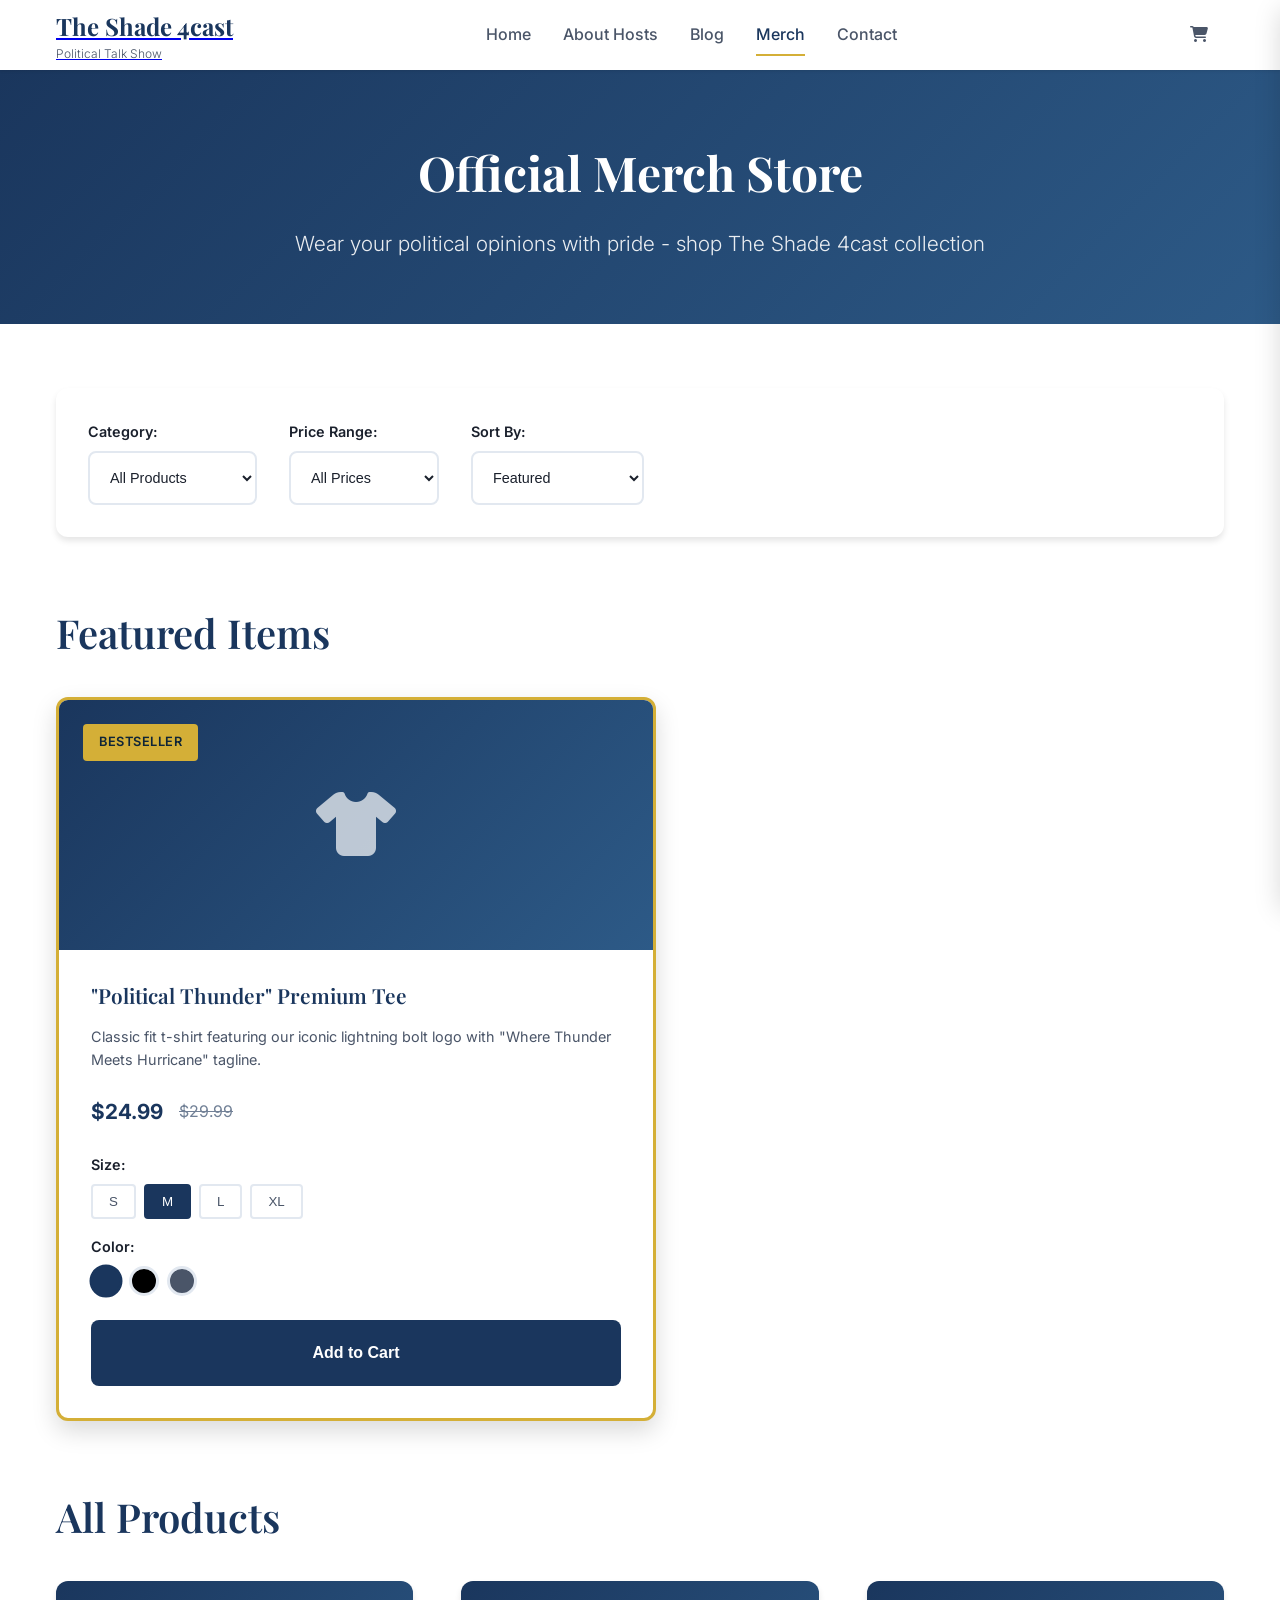
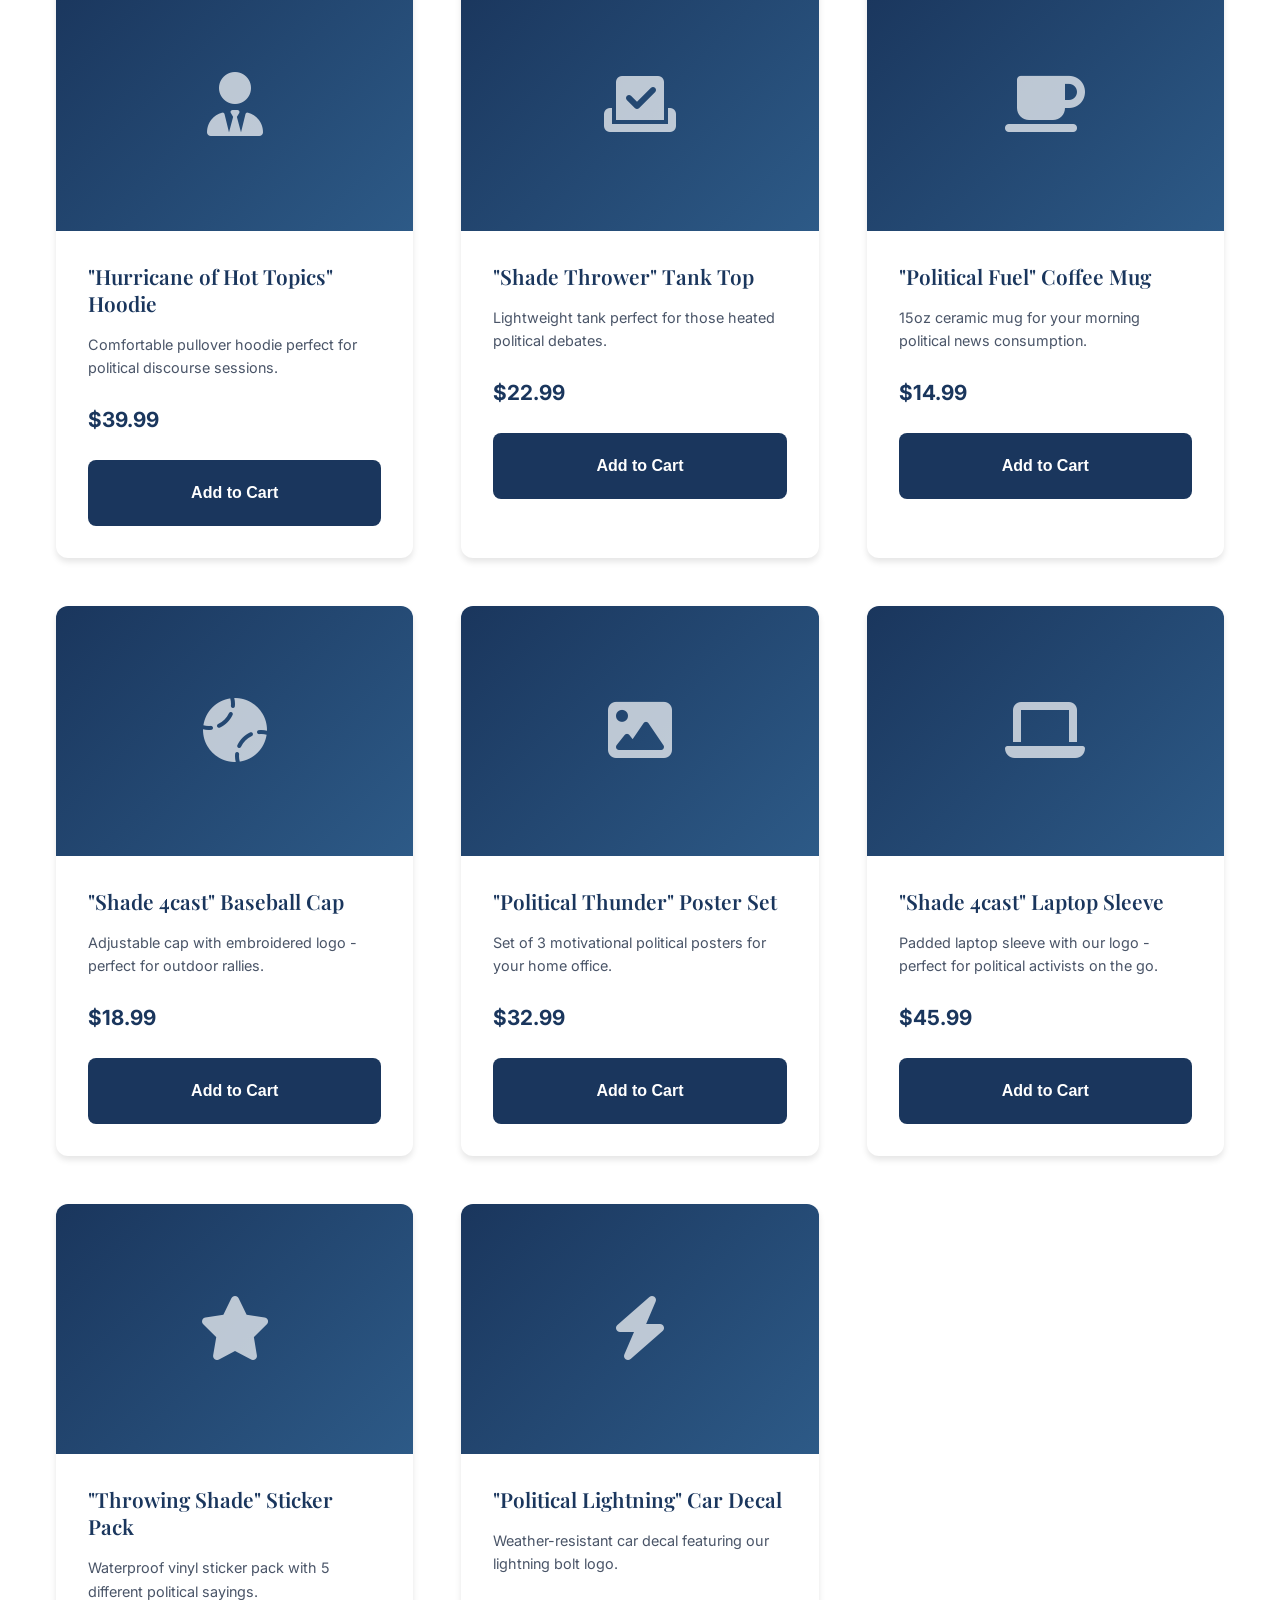
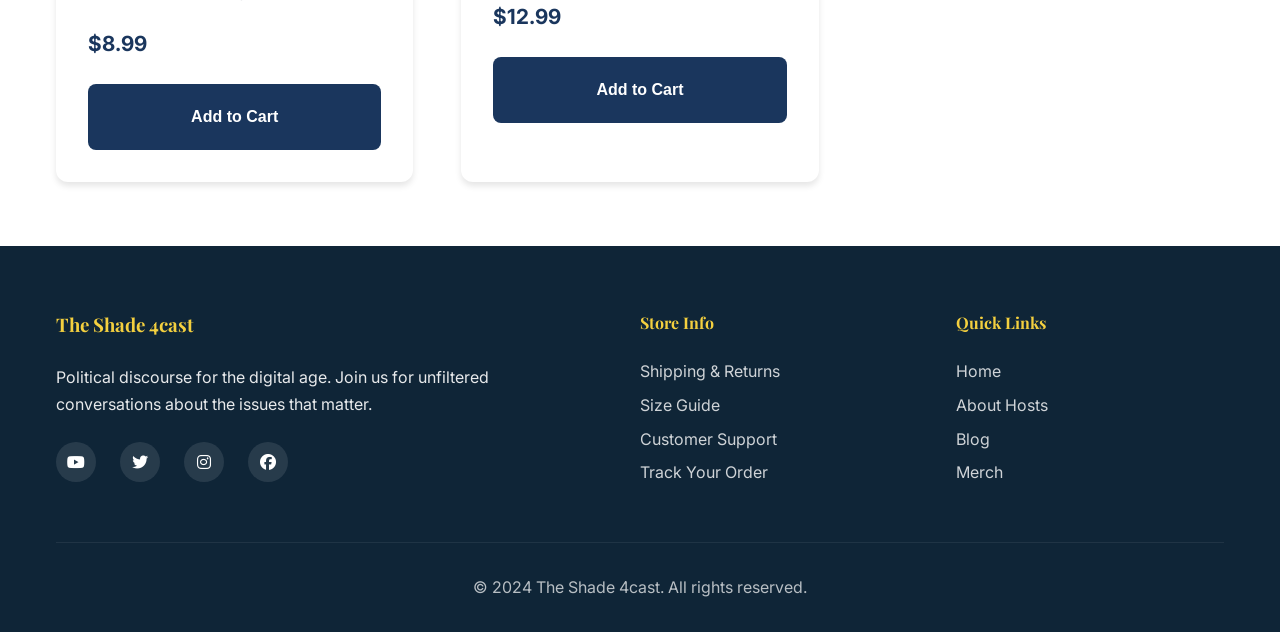
<file: merch.html>
<!DOCTYPE html>
<html lang="en">
<head>
    <meta charset="UTF-8">
    <meta name="viewport" content="width=device-width, initial-scale=1.0">
    <title>Official Merch Store - The Shade 4cast</title>
    <meta name="description" content="Official merchandise from The Shade 4cast - hoodies, t-shirts, mugs, and more featuring our iconic logos and political sayings.">
    <link rel="stylesheet" href="styles/main.css">
    <link rel="stylesheet" href="styles/merch.css">
    <link rel="preconnect" href="https://fonts.googleapis.com">
    <link rel="preconnect" href="https://fonts.gstatic.com" crossorigin>
    <link href="https://fonts.googleapis.com/css2?family=Inter:wght@300;400;500;600;700&family=Playfair+Display:wght@400;500;600;700&display=swap" rel="stylesheet">
    <link rel="stylesheet" href="https://cdnjs.cloudflare.com/ajax/libs/font-awesome/6.4.0/css/all.min.css">
</head>
<body>
    <!-- Navigation -->
    <nav class="navbar">
        <div class="nav-container">
            <div class="nav-logo">
                <a href="index.html">
                    <h1>The Shade 4cast</h1>
                    <span class="tagline">Political Talk Show</span>
                </a>
            </div>
            <div class="nav-menu" id="nav-menu">
                <a href="index.html" class="nav-link">Home</a>
                <a href="about.html" class="nav-link">About Hosts</a>
                <a href="blog.html" class="nav-link">Blog</a>
                <a href="merch.html" class="nav-link active">Merch</a>
                <a href="#contact" class="nav-link">Contact</a>
            </div>
            <div class="nav-toggle" id="nav-toggle">
                <span class="bar"></span>
                <span class="bar"></span>
                <span class="bar"></span>
            </div>
            <div class="cart-icon">
                <i class="fas fa-shopping-cart"></i>
                <span class="cart-count">0</span>
            </div>
        </div>
    </nav>

    <!-- Page Header -->
    <section class="page-header">
        <div class="container">
            <h1>Official Merch Store</h1>
            <p>Wear your political opinions with pride - shop The Shade 4cast collection</p>
        </div>
    </section>

    <!-- Store Content -->
    <section class="store-content">
        <div class="container">
            <!-- Store Filters -->
            <div class="store-filters">
                <div class="filter-group">
                    <label for="category-filter">Category:</label>
                    <select id="category-filter">
                        <option value="all">All Products</option>
                        <option value="apparel">Apparel</option>
                        <option value="accessories">Accessories</option>
                        <option value="home">Home & Office</option>
                        <option value="stickers">Stickers & Decals</option>
                    </select>
                </div>
                <div class="filter-group">
                    <label for="price-filter">Price Range:</label>
                    <select id="price-filter">
                        <option value="all">All Prices</option>
                        <option value="0-25">$0 - $25</option>
                        <option value="25-50">$25 - $50</option>
                        <option value="50-100">$50 - $100</option>
                    </select>
                </div>
                <div class="filter-group">
                    <label for="sort-filter">Sort By:</label>
                    <select id="sort-filter">
                        <option value="featured">Featured</option>
                        <option value="price-low">Price: Low to High</option>
                        <option value="price-high">Price: High to Low</option>
                        <option value="newest">Newest First</option>
                    </select>
                </div>
            </div>

            <!-- Featured Products -->
            <div class="featured-section">
                <h2>Featured Items</h2>
                <div class="featured-grid">
                    <div class="product-card featured">
                        <div class="product-image">
                            <div class="product-placeholder">
                                <i class="fas fa-tshirt"></i>
                            </div>
                            <div class="product-badge">Bestseller</div>
                        </div>
                        <div class="product-info">
                            <h3>"Political Thunder" Premium Tee</h3>
                            <p class="product-description">Classic fit t-shirt featuring our iconic lightning bolt logo with "Where Thunder Meets Hurricane" tagline.</p>
                            <div class="product-price">
                                <span class="current-price">$24.99</span>
                                <span class="original-price">$29.99</span>
                            </div>
                            <div class="product-options">
                                <div class="size-options">
                                    <label>Size:</label>
                                    <div class="size-buttons">
                                        <button class="size-btn" data-size="S">S</button>
                                        <button class="size-btn active" data-size="M">M</button>
                                        <button class="size-btn" data-size="L">L</button>
                                        <button class="size-btn" data-size="XL">XL</button>
                                    </div>
                                </div>
                                <div class="color-options">
                                    <label>Color:</label>
                                    <div class="color-buttons">
                                        <button class="color-btn active" data-color="navy" style="background: #1a365d;"></button>
                                        <button class="color-btn" data-color="black" style="background: #000000;"></button>
                                        <button class="color-btn" data-color="gray" style="background: #4a5568;"></button>
                                    </div>
                                </div>
                            </div>
                            <button class="add-to-cart-btn" data-product-id="1">Add to Cart</button>
                        </div>
                    </div>
                </div>
            </div>

            <!-- Product Grid -->
            <div class="products-section">
                <h2>All Products</h2>
                <div class="products-grid">
                    <!-- Apparel -->
                    <div class="product-card" data-category="apparel" data-price="39.99">
                        <div class="product-image">
                            <div class="product-placeholder">
                                <i class="fas fa-user-tie"></i>
                            </div>
                        </div>
                        <div class="product-info">
                            <h3>"Hurricane of Hot Topics" Hoodie</h3>
                            <p class="product-description">Comfortable pullover hoodie perfect for political discourse sessions.</p>
                            <div class="product-price">
                                <span class="current-price">$39.99</span>
                            </div>
                            <button class="add-to-cart-btn" data-product-id="2">Add to Cart</button>
                        </div>
                    </div>

                    <div class="product-card" data-category="apparel" data-price="22.99">
                        <div class="product-image">
                            <div class="product-placeholder">
                                <i class="fas fa-vote-yea"></i>
                            </div>
                        </div>
                        <div class="product-info">
                            <h3>"Shade Thrower" Tank Top</h3>
                            <p class="product-description">Lightweight tank perfect for those heated political debates.</p>
                            <div class="product-price">
                                <span class="current-price">$22.99</span>
                            </div>
                            <button class="add-to-cart-btn" data-product-id="3">Add to Cart</button>
                        </div>
                    </div>

                    <!-- Accessories -->
                    <div class="product-card" data-category="accessories" data-price="14.99">
                        <div class="product-image">
                            <div class="product-placeholder">
                                <i class="fas fa-coffee"></i>
                            </div>
                        </div>
                        <div class="product-info">
                            <h3>"Political Fuel" Coffee Mug</h3>
                            <p class="product-description">15oz ceramic mug for your morning political news consumption.</p>
                            <div class="product-price">
                                <span class="current-price">$14.99</span>
                            </div>
                            <button class="add-to-cart-btn" data-product-id="4">Add to Cart</button>
                        </div>
                    </div>

                    <div class="product-card" data-category="accessories" data-price="18.99">
                        <div class="product-image">
                            <div class="product-placeholder">
                                <i class="fas fa-baseball-ball"></i>
                            </div>
                        </div>
                        <div class="product-info">
                            <h3>"Shade 4cast" Baseball Cap</h3>
                            <p class="product-description">Adjustable cap with embroidered logo - perfect for outdoor rallies.</p>
                            <div class="product-price">
                                <span class="current-price">$18.99</span>
                            </div>
                            <button class="add-to-cart-btn" data-product-id="5">Add to Cart</button>
                        </div>
                    </div>

                    <!-- Home & Office -->
                    <div class="product-card" data-category="home" data-price="32.99">
                        <div class="product-image">
                            <div class="product-placeholder">
                                <i class="fas fa-image"></i>
                            </div>
                        </div>
                        <div class="product-info">
                            <h3>"Political Thunder" Poster Set</h3>
                            <p class="product-description">Set of 3 motivational political posters for your home office.</p>
                            <div class="product-price">
                                <span class="current-price">$32.99</span>
                            </div>
                            <button class="add-to-cart-btn" data-product-id="6">Add to Cart</button>
                        </div>
                    </div>

                    <div class="product-card" data-category="home" data-price="45.99">
                        <div class="product-image">
                            <div class="product-placeholder">
                                <i class="fas fa-laptop"></i>
                            </div>
                        </div>
                        <div class="product-info">
                            <h3>"Shade 4cast" Laptop Sleeve</h3>
                            <p class="product-description">Padded laptop sleeve with our logo - perfect for political activists on the go.</p>
                            <div class="product-price">
                                <span class="current-price">$45.99</span>
                            </div>
                            <button class="add-to-cart-btn" data-product-id="7">Add to Cart</button>
                        </div>
                    </div>

                    <!-- Stickers -->
                    <div class="product-card" data-category="stickers" data-price="8.99">
                        <div class="product-image">
                            <div class="product-placeholder">
                                <i class="fas fa-star"></i>
                            </div>
                        </div>
                        <div class="product-info">
                            <h3>"Throwing Shade" Sticker Pack</h3>
                            <p class="product-description">Waterproof vinyl sticker pack with 5 different political sayings.</p>
                            <div class="product-price">
                                <span class="current-price">$8.99</span>
                            </div>
                            <button class="add-to-cart-btn" data-product-id="8">Add to Cart</button>
                        </div>
                    </div>

                    <div class="product-card" data-category="stickers" data-price="12.99">
                        <div class="product-image">
                            <div class="product-placeholder">
                                <i class="fas fa-bolt"></i>
                            </div>
                        </div>
                        <div class="product-info">
                            <h3>"Political Lightning" Car Decal</h3>
                            <p class="product-description">Weather-resistant car decal featuring our lightning bolt logo.</p>
                            <div class="product-price">
                                <span class="current-price">$12.99</span>
                            </div>
                            <button class="add-to-cart-btn" data-product-id="9">Add to Cart</button>
                        </div>
                    </div>
                </div>
            </div>
        </div>
    </section>

    <!-- Shopping Cart Sidebar -->
    <div class="cart-sidebar" id="cart-sidebar">
        <div class="cart-header">
            <h3>Shopping Cart</h3>
            <button class="close-cart" id="close-cart">
                <i class="fas fa-times"></i>
            </button>
        </div>
        <div class="cart-items" id="cart-items">
            <div class="empty-cart">
                <i class="fas fa-shopping-cart"></i>
                <p>Your cart is empty</p>
                <p>Add some political gear to get started!</p>
            </div>
        </div>
        <div class="cart-footer">
            <div class="cart-total">
                <span>Total: $<span id="cart-total">0.00</span></span>
            </div>
            <button class="checkout-btn" id="checkout-btn">Proceed to Checkout</button>
        </div>
    </div>

    <!-- Cart Overlay -->
    <div class="cart-overlay" id="cart-overlay"></div>

    <!-- Footer -->
    <footer class="footer">
        <div class="container">
            <div class="footer-content">
                <div class="footer-section">
                    <h3>The Shade 4cast</h3>
                    <p>Political discourse for the digital age. Join us for unfiltered conversations about the issues that matter.</p>
                    <div class="social-links">
                        <a href="#" class="social-link"><i class="fab fa-youtube"></i></a>
                        <a href="#" class="social-link"><i class="fab fa-twitter"></i></a>
                        <a href="#" class="social-link"><i class="fab fa-instagram"></i></a>
                        <a href="#" class="social-link"><i class="fab fa-facebook"></i></a>
                    </div>
                </div>
                <div class="footer-section">
                    <h4>Store Info</h4>
                    <ul>
                        <li><a href="#">Shipping & Returns</a></li>
                        <li><a href="#">Size Guide</a></li>
                        <li><a href="#">Customer Support</a></li>
                        <li><a href="#">Track Your Order</a></li>
                    </ul>
                </div>
                <div class="footer-section">
                    <h4>Quick Links</h4>
                    <ul>
                        <li><a href="index.html">Home</a></li>
                        <li><a href="about.html">About Hosts</a></li>
                        <li><a href="blog.html">Blog</a></li>
                        <li><a href="merch.html">Merch</a></li>
                    </ul>
                </div>
            </div>
            <div class="footer-bottom">
                <p>&copy; 2024 The Shade 4cast. All rights reserved.</p>
            </div>
        </div>
    </footer>

    <script src="scripts/main.js"></script>
    <script src="scripts/merch.js"></script>
</body>
</html>
</file>
<file: styles/main.css>
/* Reset and Base Styles */
* {
    margin: 0;
    padding: 0;
    box-sizing: border-box;
}

:root {
    /* Primary Colors - Professional and Political */
    --primary-color: #1a365d;
    --primary-light: #2d5a87;
    --primary-dark: #0f2537;
    
    /* Accent Colors */
    --accent-color: #d4af37;
    --accent-light: #f4d03f;
    --accent-dark: #b8860b;
    
    /* Neutral Colors */
    --background-color: #ffffff;
    --background-secondary: #f8fafc;
    --background-tertiary: #e2e8f0;
    --text-primary: #1a202c;
    --text-secondary: #4a5568;
    --text-light: #718096;
    
    /* Fonts */
    --font-primary: 'Inter', sans-serif;
    --font-heading: 'Playfair Display', serif;
    
    /* Spacing */
    --spacing-xs: 0.5rem;
    --spacing-sm: 1rem;
    --spacing-md: 1.5rem;
    --spacing-lg: 2rem;
    --spacing-xl: 3rem;
    --spacing-xxl: 4rem;
    
    /* Border Radius */
    --border-radius-sm: 4px;
    --border-radius-md: 8px;
    --border-radius-lg: 12px;
    
    /* Shadows */
    --shadow-sm: 0 1px 3px rgba(0, 0, 0, 0.1);
    --shadow-md: 0 4px 6px rgba(0, 0, 0, 0.1);
    --shadow-lg: 0 10px 25px rgba(0, 0, 0, 0.15);
    
    /* Transitions */
    --transition-fast: 0.2s ease;
    --transition-normal: 0.3s ease;
    --transition-slow: 0.5s ease;
}

body {
    font-family: var(--font-primary);
    line-height: 1.6;
    color: var(--text-primary);
    background-color: var(--background-color);
}

.container {
    max-width: 1200px;
    margin: 0 auto;
    padding: 0 var(--spacing-sm);
}

/* Navigation */
.navbar {
    background: var(--background-color);
    box-shadow: var(--shadow-sm);
    position: fixed;
    top: 0;
    width: 100%;
    z-index: 1000;
    transition: var(--transition-normal);
}

.nav-container {
    max-width: 1200px;
    margin: 0 auto;
    padding: 0 var(--spacing-sm);
    display: flex;
    justify-content: space-between;
    align-items: center;
    height: 70px;
}

.nav-logo h1 {
    font-family: var(--font-heading);
    font-size: 1.5rem;
    font-weight: 700;
    color: var(--primary-color);
    margin: 0;
}

.nav-logo .tagline {
    font-size: 0.75rem;
    color: var(--text-secondary);
    font-weight: 300;
    display: block;
    margin-top: -2px;
}

.nav-menu {
    display: flex;
    gap: var(--spacing-lg);
}

.nav-link {
    text-decoration: none;
    color: var(--text-secondary);
    font-weight: 500;
    transition: var(--transition-fast);
    position: relative;
}

.nav-link:hover,
.nav-link.active {
    color: var(--primary-color);
}

.nav-link.active::after {
    content: '';
    position: absolute;
    bottom: -8px;
    left: 0;
    right: 0;
    height: 2px;
    background: var(--accent-color);
}

.nav-toggle {
    display: none;
    flex-direction: column;
    cursor: pointer;
}

.bar {
    width: 25px;
    height: 3px;
    background: var(--primary-color);
    margin: 3px 0;
    transition: var(--transition-fast);
}

/* Hero Section */
.hero {
    margin-top: 70px;
    background: linear-gradient(135deg, var(--primary-color) 0%, var(--primary-light) 100%);
    color: white;
    padding: var(--spacing-xxl) 0;
    min-height: 80vh;
    display: flex;
    align-items: center;
}

.hero-container {
    max-width: 1200px;
    margin: 0 auto;
    padding: 0 var(--spacing-sm);
    display: grid;
    grid-template-columns: 1fr 1fr;
    gap: var(--spacing-xxl);
    align-items: center;
}

.hero-title {
    font-family: var(--font-heading);
    font-size: 3.5rem;
    font-weight: 700;
    margin-bottom: var(--spacing-sm);
    line-height: 1.1;
}

.hero-subtitle {
    font-size: 1.5rem;
    font-weight: 500;
    margin-bottom: var(--spacing-md);
    color: var(--accent-light);
}

.hero-description {
    font-size: 1.1rem;
    margin-bottom: var(--spacing-xl);
    opacity: 0.9;
    line-height: 1.7;
}

.hero-buttons {
    display: flex;
    gap: var(--spacing-md);
    flex-wrap: wrap;
}

.btn {
    display: inline-flex;
    align-items: center;
    gap: var(--spacing-xs);
    padding: var(--spacing-md) var(--spacing-lg);
    text-decoration: none;
    border-radius: var(--border-radius-md);
    font-weight: 600;
    transition: var(--transition-normal);
    border: 2px solid transparent;
}

.btn-primary {
    background: var(--accent-color);
    color: var(--primary-dark);
}

.btn-primary:hover {
    background: var(--accent-light);
    transform: translateY(-2px);
    box-shadow: var(--shadow-lg);
}

.btn-secondary {
    background: transparent;
    color: white;
    border-color: rgba(255, 255, 255, 0.3);
}

.btn-secondary:hover {
    background: rgba(255, 255, 255, 0.1);
    border-color: white;
    transform: translateY(-2px);
}

/* Hero Visual */
.podcast-visual {
    position: relative;
    display: flex;
    justify-content: center;
    align-items: center;
    height: 400px;
}

.microphone-icon {
    font-size: 6rem;
    color: var(--accent-color);
    z-index: 2;
    position: relative;
}

.sound-waves {
    position: absolute;
    width: 100%;
    height: 100%;
    display: flex;
    justify-content: center;
    align-items: center;
}

.wave {
    position: absolute;
    border: 2px solid rgba(212, 175, 55, 0.3);
    border-radius: 50%;
    animation: pulse 2s infinite;
}

.wave:nth-child(1) {
    width: 100px;
    height: 100px;
    animation-delay: 0s;
}

.wave:nth-child(2) {
    width: 150px;
    height: 150px;
    animation-delay: 0.5s;
}

.wave:nth-child(3) {
    width: 200px;
    height: 200px;
    animation-delay: 1s;
}

.wave:nth-child(4) {
    width: 250px;
    height: 250px;
    animation-delay: 1.5s;
}

@keyframes pulse {
    0% {
        transform: scale(0.8);
        opacity: 0.8;
    }
    100% {
        transform: scale(1.2);
        opacity: 0;
    }
}

/* Show Overview */
.show-overview {
    padding: var(--spacing-xxl) 0;
    background: var(--background-secondary);
}

.section-header {
    text-align: center;
    margin-bottom: var(--spacing-xxl);
}

.section-header h2 {
    font-family: var(--font-heading);
    font-size: 2.5rem;
    color: var(--primary-color);
    margin-bottom: var(--spacing-sm);
}

.section-header p {
    font-size: 1.2rem;
    color: var(--text-secondary);
}

.features-grid {
    display: grid;
    grid-template-columns: repeat(auto-fit, minmax(280px, 1fr));
    gap: var(--spacing-xl);
}

.feature-card {
    background: white;
    padding: var(--spacing-xl);
    border-radius: var(--border-radius-lg);
    text-align: center;
    box-shadow: var(--shadow-md);
    transition: var(--transition-normal);
}

.feature-card:hover {
    transform: translateY(-5px);
    box-shadow: var(--shadow-lg);
}

.feature-icon {
    width: 80px;
    height: 80px;
    background: linear-gradient(135deg, var(--primary-color), var(--primary-light));
    border-radius: 50%;
    display: flex;
    align-items: center;
    justify-content: center;
    margin: 0 auto var(--spacing-md);
    font-size: 2rem;
    color: white;
}

.feature-card h3 {
    font-family: var(--font-heading);
    font-size: 1.5rem;
    color: var(--primary-color);
    margin-bottom: var(--spacing-sm);
}

.feature-card p {
    color: var(--text-secondary);
    line-height: 1.7;
}

/* Latest Episodes */
.latest-episodes {
    padding: var(--spacing-xxl) 0;
}

.episodes-grid {
    display: grid;
    grid-template-columns: repeat(auto-fit, minmax(350px, 1fr));
    gap: var(--spacing-xl);
}

.episode-card {
    background: white;
    border-radius: var(--border-radius-lg);
    overflow: hidden;
    box-shadow: var(--shadow-md);
    transition: var(--transition-normal);
}

.episode-card:hover {
    transform: translateY(-5px);
    box-shadow: var(--shadow-lg);
}

.episode-thumbnail {
    background: linear-gradient(135deg, var(--primary-color), var(--primary-light));
    height: 200px;
    display: flex;
    align-items: center;
    justify-content: center;
    position: relative;
    color: white;
    font-size: 3rem;
}

.play-button {
    position: absolute;
    background: rgba(0, 0, 0, 0.7);
    width: 60px;
    height: 60px;
    border-radius: 50%;
    display: flex;
    align-items: center;
    justify-content: center;
    font-size: 1.5rem;
    cursor: pointer;
    transition: var(--transition-fast);
}

.play-button:hover {
    background: rgba(0, 0, 0, 0.9);
    transform: scale(1.1);
}

.episode-content {
    padding: var(--spacing-md);
}

.episode-content h3 {
    font-family: var(--font-heading);
    font-size: 1.3rem;
    color: var(--primary-color);
    margin-bottom: var(--spacing-sm);
}

.episode-content p {
    color: var(--text-secondary);
    margin-bottom: var(--spacing-md);
    line-height: 1.6;
}

.episode-meta {
    display: flex;
    justify-content: space-between;
    font-size: 0.9rem;
    color: var(--text-light);
}

/* Footer */
.footer {
    background: var(--primary-dark);
    color: white;
    padding: var(--spacing-xxl) 0 var(--spacing-lg);
}

.footer-content {
    display: grid;
    grid-template-columns: 2fr 1fr 1fr;
    gap: var(--spacing-xl);
    margin-bottom: var(--spacing-xl);
}

.footer-section h3,
.footer-section h4 {
    font-family: var(--font-heading);
    margin-bottom: var(--spacing-md);
    color: var(--accent-light);
}

.footer-section p {
    opacity: 0.9;
    line-height: 1.7;
}

.footer-section ul {
    list-style: none;
}

.footer-section ul li {
    margin-bottom: var(--spacing-xs);
}

.footer-section ul li a {
    color: rgba(255, 255, 255, 0.8);
    text-decoration: none;
    transition: var(--transition-fast);
}

.footer-section ul li a:hover {
    color: var(--accent-light);
}

.social-links {
    display: flex;
    gap: var(--spacing-md);
    margin-top: var(--spacing-md);
}

.social-link {
    width: 40px;
    height: 40px;
    background: rgba(255, 255, 255, 0.1);
    border-radius: 50%;
    display: flex;
    align-items: center;
    justify-content: center;
    color: white;
    text-decoration: none;
    transition: var(--transition-fast);
}

.social-link:hover {
    background: var(--accent-color);
    color: var(--primary-dark);
    transform: translateY(-2px);
}

.footer-bottom {
    border-top: 1px solid rgba(255, 255, 255, 0.1);
    padding-top: var(--spacing-lg);
    text-align: center;
    opacity: 0.7;
}

/* Responsive Design */
@media (max-width: 968px) {
    .hero-container {
        grid-template-columns: 1fr;
        text-align: center;
        gap: var(--spacing-lg);
    }
    
    .hero-title {
        font-size: 2.5rem;
    }
    
    .podcast-visual {
        height: 300px;
    }
    
    .microphone-icon {
        font-size: 4rem;
    }
    
    .footer-content {
        grid-template-columns: 1fr;
        text-align: center;
    }
}

@media (max-width: 768px) {
    .nav-menu {
        position: fixed;
        left: -100%;
        top: 70px;
        flex-direction: column;
        background-color: white;
        width: 100%;
        text-align: center;
        transition: var(--transition-normal);
        box-shadow: var(--shadow-md);
        padding: var(--spacing-lg) 0;
    }

    .nav-menu.active {
        left: 0;
    }

    .nav-toggle {
        display: flex;
    }
    
    .nav-toggle.active .bar:nth-child(2) {
        opacity: 0;
    }

    .nav-toggle.active .bar:nth-child(1) {
        transform: translateY(8px) rotate(45deg);
    }

    .nav-toggle.active .bar:nth-child(3) {
        transform: translateY(-8px) rotate(-45deg);
    }
    
    .hero {
        padding: var(--spacing-lg) 0;
    }
    
    .hero-title {
        font-size: 2rem;
    }
    
    .hero-subtitle {
        font-size: 1.2rem;
    }
    
    .hero-buttons {
        flex-direction: column;
        align-items: center;
    }
    
    .btn {
        width: 100%;
        max-width: 300px;
        justify-content: center;
    }
    
    .episodes-grid {
        grid-template-columns: 1fr;
    }
    
    .features-grid {
        grid-template-columns: 1fr;
    }
    
    .section-header h2 {
        font-size: 2rem;
    }
}

@media (max-width: 480px) {
    .container {
        padding: 0 var(--spacing-xs);
    }
    
    .nav-container {
        padding: 0 var(--spacing-xs);
    }
    
    .nav-logo h1 {
        font-size: 1.2rem;
    }
    
    .hero-title {
        font-size: 1.8rem;
    }
    
    .hero-subtitle {
        font-size: 1.1rem;
    }
    
    .feature-card,
    .episode-content {
        padding: var(--spacing-md);
    }
}
</file>
<file: styles/about.css>
/* About page specific styles */

.nav-logo a {
    text-decoration: none;
    color: inherit;
}

.page-header {
    margin-top: 70px;
    background: linear-gradient(135deg, var(--primary-color) 0%, var(--primary-light) 100%);
    color: white;
    padding: var(--spacing-xxl) 0;
    text-align: center;
}

.page-header h1 {
    font-family: var(--font-heading);
    font-size: 3rem;
    margin-bottom: var(--spacing-sm);
    font-weight: 700;
}

.page-header p {
    font-size: 1.3rem;
    opacity: 0.9;
    font-weight: 300;
}

/* Hosts Section */
.hosts-section {
    padding: var(--spacing-xxl) 0;
    background: var(--background-secondary);
}

.hosts-grid {
    display: grid;
    grid-template-columns: repeat(auto-fit, minmax(300px, 1fr));
    gap: var(--spacing-xl);
}

.host-card {
    background: white;
    border-radius: var(--border-radius-lg);
    overflow: hidden;
    box-shadow: var(--shadow-md);
    transition: var(--transition-normal);
}

.host-card:hover {
    transform: translateY(-8px);
    box-shadow: var(--shadow-lg);
}

.host-image {
    height: 250px;
    background: linear-gradient(135deg, var(--primary-color), var(--primary-light));
    display: flex;
    align-items: center;
    justify-content: center;
    position: relative;
}

.host-placeholder {
    font-size: 4rem;
    color: rgba(255, 255, 255, 0.7);
}

.host-content {
    padding: var(--spacing-lg);
}

.host-content h3 {
    font-family: var(--font-heading);
    font-size: 1.5rem;
    color: var(--primary-color);
    margin-bottom: var(--spacing-xs);
    font-weight: 600;
}

.host-title {
    color: var(--accent-color);
    font-weight: 600;
    font-size: 1rem;
    margin-bottom: var(--spacing-md);
}

.host-bio {
    color: var(--text-secondary);
    line-height: 1.7;
    margin-bottom: var(--spacing-md);
    font-size: 0.95rem;
}

.host-expertise {
    display: flex;
    flex-wrap: wrap;
    gap: var(--spacing-xs);
    margin-bottom: var(--spacing-md);
}

.expertise-tag {
    background: var(--background-tertiary);
    color: var(--text-secondary);
    padding: var(--spacing-xs) var(--spacing-sm);
    border-radius: var(--border-radius-sm);
    font-size: 0.8rem;
    font-weight: 500;
}

.host-social {
    display: flex;
    gap: var(--spacing-sm);
}

.host-social .social-link {
    width: 36px;
    height: 36px;
    background: var(--background-tertiary);
    border-radius: 50%;
    display: flex;
    align-items: center;
    justify-content: center;
    color: var(--text-secondary);
    text-decoration: none;
    transition: var(--transition-fast);
    font-size: 0.9rem;
}

.host-social .social-link:hover {
    background: var(--primary-color);
    color: white;
    transform: translateY(-2px);
}

/* Show Philosophy */
.show-philosophy {
    padding: var(--spacing-xxl) 0;
}

.philosophy-content {
    text-align: center;
    max-width: 800px;
    margin: 0 auto;
}

.philosophy-content h2 {
    font-family: var(--font-heading);
    font-size: 2.5rem;
    color: var(--primary-color);
    margin-bottom: var(--spacing-md);
    font-weight: 600;
}

.philosophy-lead {
    font-size: 1.2rem;
    color: var(--text-secondary);
    margin-bottom: var(--spacing-xxl);
    line-height: 1.7;
}

.philosophy-points {
    display: grid;
    grid-template-columns: repeat(auto-fit, minmax(250px, 1fr));
    gap: var(--spacing-xl);
    margin-top: var(--spacing-xxl);
}

.philosophy-point {
    text-align: center;
}

.point-icon {
    width: 80px;
    height: 80px;
    background: linear-gradient(135deg, var(--accent-color), var(--accent-light));
    border-radius: 50%;
    display: flex;
    align-items: center;
    justify-content: center;
    margin: 0 auto var(--spacing-md);
    font-size: 1.8rem;
    color: var(--primary-dark);
}

.philosophy-point h3 {
    font-family: var(--font-heading);
    font-size: 1.3rem;
    color: var(--primary-color);
    margin-bottom: var(--spacing-sm);
    font-weight: 600;
}

.philosophy-point p {
    color: var(--text-secondary);
    line-height: 1.6;
    font-size: 0.95rem;
}

/* Behind the Scenes */
.behind-scenes {
    padding: var(--spacing-xxl) 0;
    background: var(--background-secondary);
}

.behind-scenes h2 {
    font-family: var(--font-heading);
    font-size: 2.5rem;
    color: var(--primary-color);
    text-align: center;
    margin-bottom: var(--spacing-xxl);
    font-weight: 600;
}

.bts-grid {
    display: grid;
    grid-template-columns: repeat(auto-fit, minmax(300px, 1fr));
    gap: var(--spacing-xl);
}

.bts-card {
    background: white;
    padding: var(--spacing-xl);
    border-radius: var(--border-radius-lg);
    box-shadow: var(--shadow-md);
    text-align: center;
    transition: var(--transition-normal);
}

.bts-card:hover {
    transform: translateY(-5px);
    box-shadow: var(--shadow-lg);
}

.bts-icon {
    width: 70px;
    height: 70px;
    background: linear-gradient(135deg, var(--primary-color), var(--primary-light));
    border-radius: 50%;
    display: flex;
    align-items: center;
    justify-content: center;
    margin: 0 auto var(--spacing-md);
    font-size: 1.6rem;
    color: white;
}

.bts-card h3 {
    font-family: var(--font-heading);
    font-size: 1.3rem;
    color: var(--primary-color);
    margin-bottom: var(--spacing-sm);
    font-weight: 600;
}

.bts-card p {
    color: var(--text-secondary);
    line-height: 1.7;
    font-size: 0.95rem;
}

/* Responsive Design for About Page */
@media (max-width: 768px) {
    .page-header h1 {
        font-size: 2.2rem;
    }
    
    .page-header p {
        font-size: 1.1rem;
    }
    
    .hosts-grid {
        grid-template-columns: 1fr;
    }
    
    .host-image {
        height: 200px;
    }
    
    .host-placeholder {
        font-size: 3rem;
    }
    
    .philosophy-content h2,
    .behind-scenes h2 {
        font-size: 2rem;
    }
    
    .philosophy-points,
    .bts-grid {
        grid-template-columns: 1fr;
    }
}

@media (max-width: 480px) {
    .page-header {
        padding: var(--spacing-lg) 0;
    }
    
    .page-header h1 {
        font-size: 1.8rem;
    }
    
    .host-content,
    .bts-card {
        padding: var(--spacing-md);
    }
    
    .philosophy-lead {
        font-size: 1.1rem;
    }
}

/* Animation enhancements */
.host-card,
.philosophy-point,
.bts-card {
    opacity: 0;
    transform: translateY(30px);
    transition: opacity 0.6s ease, transform 0.6s ease;
}

.host-card.animate,
.philosophy-point.animate,
.bts-card.animate {
    opacity: 1;
    transform: translateY(0);
}

/* Add staggered animation delays */
.host-card:nth-child(1) { transition-delay: 0.1s; }
.host-card:nth-child(2) { transition-delay: 0.2s; }
.host-card:nth-child(3) { transition-delay: 0.3s; }
.host-card:nth-child(4) { transition-delay: 0.4s; }

.philosophy-point:nth-child(1) { transition-delay: 0.1s; }
.philosophy-point:nth-child(2) { transition-delay: 0.2s; }
.philosophy-point:nth-child(3) { transition-delay: 0.3s; }
.philosophy-point:nth-child(4) { transition-delay: 0.4s; }

.bts-card:nth-child(1) { transition-delay: 0.1s; }
.bts-card:nth-child(2) { transition-delay: 0.2s; }
.bts-card:nth-child(3) { transition-delay: 0.3s; }
</file>
<file: styles/blog.css>
/* Blog page specific styles */

.page-header {
    margin-top: 70px;
    background: linear-gradient(135deg, var(--primary-color) 0%, var(--primary-light) 100%);
    color: white;
    padding: var(--spacing-xxl) 0;
    text-align: center;
}

.page-header h1 {
    font-family: var(--font-heading);
    font-size: 3rem;
    margin-bottom: var(--spacing-sm);
    font-weight: 700;
}

.page-header p {
    font-size: 1.3rem;
    opacity: 0.9;
    font-weight: 300;
    max-width: 600px;
    margin: 0 auto;
    line-height: 1.6;
}

/* Blog Layout */
.blog-content {
    padding: var(--spacing-xxl) 0;
}

.blog-layout {
    display: grid;
    grid-template-columns: 2fr 1fr;
    gap: var(--spacing-xxl);
    align-items: start;
}

.blog-main {
    min-width: 0; /* Prevents grid overflow */
}

/* Featured Post */
.featured-post {
    background: white;
    border-radius: var(--border-radius-lg);
    overflow: hidden;
    box-shadow: var(--shadow-lg);
    margin-bottom: var(--spacing-xxl);
    transition: var(--transition-normal);
}

.featured-post:hover {
    transform: translateY(-8px);
    box-shadow: 0 20px 40px rgba(0, 0, 0, 0.15);
}

.featured-post .post-image {
    height: 300px;
    background: linear-gradient(135deg, var(--primary-color), var(--primary-light));
    display: flex;
    align-items: center;
    justify-content: center;
    position: relative;
    color: white;
}

.post-placeholder {
    font-size: 4rem;
    opacity: 0.7;
}

.post-category {
    position: absolute;
    top: var(--spacing-md);
    left: var(--spacing-md);
    background: var(--accent-color);
    color: var(--primary-dark);
    padding: var(--spacing-xs) var(--spacing-sm);
    border-radius: var(--border-radius-sm);
    font-weight: 600;
    font-size: 0.8rem;
    text-transform: uppercase;
    letter-spacing: 0.5px;
}

.featured-post .post-content {
    padding: var(--spacing-xl);
}

.featured-post h2 {
    font-family: var(--font-heading);
    font-size: 1.8rem;
    margin-bottom: var(--spacing-md);
    line-height: 1.3;
}

.post-title-link {
    color: var(--primary-color);
    text-decoration: none;
    transition: var(--transition-fast);
}

.post-title-link:hover {
    color: var(--primary-light);
}

.post-meta {
    display: flex;
    gap: var(--spacing-md);
    margin-bottom: var(--spacing-md);
    font-size: 0.9rem;
    color: var(--text-light);
    flex-wrap: wrap;
}

.post-meta span {
    display: flex;
    align-items: center;
    gap: var(--spacing-xs);
}

.post-excerpt {
    color: var(--text-secondary);
    line-height: 1.7;
    margin-bottom: var(--spacing-md);
    font-size: 1rem;
}

.post-tags {
    display: flex;
    gap: var(--spacing-xs);
    flex-wrap: wrap;
}

.tag {
    background: var(--background-tertiary);
    color: var(--text-secondary);
    padding: var(--spacing-xs) var(--spacing-sm);
    border-radius: var(--border-radius-sm);
    font-size: 0.8rem;
    font-weight: 500;
    text-decoration: none;
    transition: var(--transition-fast);
}

.tag:hover {
    background: var(--primary-color);
    color: white;
}

/* Regular Blog Posts */
.blog-posts {
    display: flex;
    flex-direction: column;
    gap: var(--spacing-xl);
}

.blog-post {
    background: white;
    border-radius: var(--border-radius-lg);
    overflow: hidden;
    box-shadow: var(--shadow-md);
    display: grid;
    grid-template-columns: 200px 1fr;
    transition: var(--transition-normal);
}

.blog-post:hover {
    transform: translateY(-5px);
    box-shadow: var(--shadow-lg);
}

.post-image-small {
    height: 150px;
    background: linear-gradient(135deg, var(--primary-color), var(--primary-light));
    display: flex;
    align-items: center;
    justify-content: center;
    color: white;
}

.post-placeholder-small {
    font-size: 2.5rem;
    opacity: 0.7;
}

.blog-post .post-content {
    padding: var(--spacing-md);
    display: flex;
    flex-direction: column;
    justify-content: space-between;
}

.blog-post h3 {
    font-family: var(--font-heading);
    font-size: 1.3rem;
    margin-bottom: var(--spacing-sm);
    line-height: 1.4;
}

.blog-post .post-meta {
    font-size: 0.8rem;
    gap: var(--spacing-sm);
    margin-bottom: var(--spacing-sm);
}

.blog-post .post-excerpt {
    font-size: 0.9rem;
    margin-bottom: var(--spacing-sm);
    flex-grow: 1;
}

/* Load More */
.load-more {
    text-align: center;
    margin-top: var(--spacing-xxl);
}

/* Sidebar */
.blog-sidebar {
    position: sticky;
    top: 90px;
    height: fit-content;
}

.sidebar-widget {
    background: white;
    border-radius: var(--border-radius-lg);
    padding: var(--spacing-lg);
    margin-bottom: var(--spacing-lg);
    box-shadow: var(--shadow-md);
}

.sidebar-widget h3 {
    font-family: var(--font-heading);
    font-size: 1.3rem;
    color: var(--primary-color);
    margin-bottom: var(--spacing-md);
    font-weight: 600;
}

.sidebar-widget p {
    color: var(--text-secondary);
    margin-bottom: var(--spacing-md);
    font-size: 0.9rem;
    line-height: 1.6;
}

/* Newsletter Form */
.newsletter-form {
    display: flex;
    flex-direction: column;
    gap: var(--spacing-sm);
}

.newsletter-form input {
    padding: var(--spacing-sm);
    border: 2px solid var(--background-tertiary);
    border-radius: var(--border-radius-md);
    font-size: 0.9rem;
    transition: var(--transition-fast);
}

.newsletter-form input:focus {
    outline: none;
    border-color: var(--primary-color);
}

.newsletter-form .btn {
    padding: var(--spacing-sm) var(--spacing-md);
    font-size: 0.9rem;
}

/* Popular Posts */
.popular-posts {
    display: flex;
    flex-direction: column;
    gap: var(--spacing-md);
}

.popular-post h4 {
    font-size: 0.95rem;
    line-height: 1.4;
    margin-bottom: var(--spacing-xs);
}

.popular-post h4 a {
    color: var(--text-primary);
    text-decoration: none;
    transition: var(--transition-fast);
}

.popular-post h4 a:hover {
    color: var(--primary-color);
}

.popular-meta {
    display: flex;
    justify-content: space-between;
    font-size: 0.8rem;
    color: var(--text-light);
}

/* Categories */
.categories-list {
    list-style: none;
}

.categories-list li {
    margin-bottom: var(--spacing-xs);
}

.categories-list a {
    color: var(--text-secondary);
    text-decoration: none;
    font-size: 0.9rem;
    transition: var(--transition-fast);
    display: flex;
    justify-content: space-between;
    align-items: center;
    padding: var(--spacing-xs) 0;
}

.categories-list a:hover {
    color: var(--primary-color);
}

.categories-list a::after {
    content: "(" attr(data-count) ")";
    color: var(--text-light);
    font-size: 0.8rem;
}

/* Recent Episodes */
.recent-episodes {
    display: flex;
    flex-direction: column;
    gap: var(--spacing-md);
}

.recent-episode {
    display: flex;
    gap: var(--spacing-sm);
    align-items: center;
}

.episode-icon {
    width: 40px;
    height: 40px;
    background: linear-gradient(135deg, var(--primary-color), var(--primary-light));
    border-radius: 50%;
    display: flex;
    align-items: center;
    justify-content: center;
    color: white;
    font-size: 1rem;
}

.episode-info h4 {
    font-size: 0.9rem;
    margin-bottom: 2px;
    line-height: 1.3;
    color: var(--text-primary);
}

.episode-info span {
    font-size: 0.8rem;
    color: var(--text-light);
}

/* Responsive Design */
@media (max-width: 968px) {
    .blog-layout {
        grid-template-columns: 1fr;
        gap: var(--spacing-lg);
    }
    
    .blog-sidebar {
        position: static;
    }
    
    .page-header h1 {
        font-size: 2.5rem;
    }
    
    .featured-post .post-image {
        height: 250px;
    }
    
    .post-placeholder {
        font-size: 3rem;
    }
}

@media (max-width: 768px) {
    .page-header h1 {
        font-size: 2.2rem;
    }
    
    .page-header p {
        font-size: 1.1rem;
    }
    
    .blog-post {
        grid-template-columns: 1fr;
    }
    
    .post-image-small {
        height: 120px;
    }
    
    .featured-post h2 {
        font-size: 1.5rem;
    }
    
    .post-meta {
        flex-direction: column;
        gap: var(--spacing-xs);
    }
    
    .sidebar-widget {
        padding: var(--spacing-md);
    }
}

@media (max-width: 480px) {
    .page-header {
        padding: var(--spacing-lg) 0;
    }
    
    .page-header h1 {
        font-size: 1.8rem;
    }
    
    .featured-post .post-content,
    .blog-post .post-content {
        padding: var(--spacing-sm);
    }
    
    .featured-post .post-image {
        height: 200px;
    }
    
    .post-placeholder {
        font-size: 2.5rem;
    }
    
    .blog-post {
        margin-bottom: var(--spacing-md);
    }
}

/* Animation Classes */
.blog-post,
.featured-post,
.sidebar-widget {
    opacity: 0;
    transform: translateY(30px);
    transition: opacity 0.6s ease, transform 0.6s ease;
}

.blog-post.animate,
.featured-post.animate,
.sidebar-widget.animate {
    opacity: 1;
    transform: translateY(0);
}

/* Staggered animations */
.blog-post:nth-child(1) { transition-delay: 0.1s; }
.blog-post:nth-child(2) { transition-delay: 0.2s; }
.blog-post:nth-child(3) { transition-delay: 0.3s; }
.blog-post:nth-child(4) { transition-delay: 0.4s; }
.blog-post:nth-child(5) { transition-delay: 0.5s; }

.sidebar-widget:nth-child(1) { transition-delay: 0.1s; }
.sidebar-widget:nth-child(2) { transition-delay: 0.2s; }
.sidebar-widget:nth-child(3) { transition-delay: 0.3s; }
.sidebar-widget:nth-child(4) { transition-delay: 0.4s; }
</file>
<file: styles/merch.css>
/* Merch store specific styles */

.cart-icon {
    position: relative;
    margin-left: var(--spacing-md);
    cursor: pointer;
    padding: var(--spacing-sm);
    color: var(--text-secondary);
    transition: var(--transition-fast);
}

.cart-icon:hover {
    color: var(--primary-color);
}

.cart-count {
    position: absolute;
    top: 0;
    right: 0;
    background: var(--accent-color);
    color: var(--primary-dark);
    border-radius: 50%;
    width: 18px;
    height: 18px;
    font-size: 0.7rem;
    font-weight: 600;
    display: flex;
    align-items: center;
    justify-content: center;
    transform: scale(0);
    transition: var(--transition-fast);
}

.cart-count.show {
    transform: scale(1);
}

.page-header {
    margin-top: 70px;
    background: linear-gradient(135deg, var(--primary-color) 0%, var(--primary-light) 100%);
    color: white;
    padding: var(--spacing-xxl) 0;
    text-align: center;
}

.page-header h1 {
    font-family: var(--font-heading);
    font-size: 3rem;
    margin-bottom: var(--spacing-sm);
    font-weight: 700;
}

.page-header p {
    font-size: 1.3rem;
    opacity: 0.9;
    font-weight: 300;
}

/* Store Content */
.store-content {
    padding: var(--spacing-xxl) 0;
}

/* Store Filters */
.store-filters {
    display: flex;
    gap: var(--spacing-lg);
    margin-bottom: var(--spacing-xxl);
    padding: var(--spacing-lg);
    background: white;
    border-radius: var(--border-radius-lg);
    box-shadow: var(--shadow-md);
    flex-wrap: wrap;
}

.filter-group {
    display: flex;
    flex-direction: column;
    gap: var(--spacing-xs);
}

.filter-group label {
    font-weight: 600;
    color: var(--text-primary);
    font-size: 0.9rem;
}

.filter-group select {
    padding: var(--spacing-sm);
    border: 2px solid var(--background-tertiary);
    border-radius: var(--border-radius-md);
    background: white;
    color: var(--text-primary);
    font-size: 0.9rem;
    min-width: 150px;
    transition: var(--transition-fast);
}

.filter-group select:focus {
    outline: none;
    border-color: var(--primary-color);
}

/* Featured Section */
.featured-section {
    margin-bottom: var(--spacing-xxl);
}

.featured-section h2 {
    font-family: var(--font-heading);
    font-size: 2.5rem;
    color: var(--primary-color);
    margin-bottom: var(--spacing-lg);
    font-weight: 600;
}

.featured-grid {
    display: grid;
    grid-template-columns: 1fr;
    max-width: 600px;
}

/* Products Section */
.products-section h2 {
    font-family: var(--font-heading);
    font-size: 2.5rem;
    color: var(--primary-color);
    margin-bottom: var(--spacing-lg);
    font-weight: 600;
}

.products-grid {
    display: grid;
    grid-template-columns: repeat(auto-fit, minmax(300px, 1fr));
    gap: var(--spacing-xl);
}

/* Product Cards */
.product-card {
    background: white;
    border-radius: var(--border-radius-lg);
    overflow: hidden;
    box-shadow: var(--shadow-md);
    transition: var(--transition-normal);
    position: relative;
}

.product-card:hover {
    transform: translateY(-8px);
    box-shadow: var(--shadow-lg);
}

.product-card.featured {
    box-shadow: var(--shadow-lg);
    border: 3px solid var(--accent-color);
}

.product-image {
    height: 250px;
    background: linear-gradient(135deg, var(--primary-color), var(--primary-light));
    display: flex;
    align-items: center;
    justify-content: center;
    position: relative;
    color: white;
}

.product-placeholder {
    font-size: 4rem;
    opacity: 0.7;
}

.product-badge {
    position: absolute;
    top: var(--spacing-md);
    left: var(--spacing-md);
    background: var(--accent-color);
    color: var(--primary-dark);
    padding: var(--spacing-xs) var(--spacing-sm);
    border-radius: var(--border-radius-sm);
    font-weight: 600;
    font-size: 0.8rem;
    text-transform: uppercase;
    letter-spacing: 0.5px;
}

.product-info {
    padding: var(--spacing-lg);
}

.product-info h3 {
    font-family: var(--font-heading);
    font-size: 1.3rem;
    color: var(--primary-color);
    margin-bottom: var(--spacing-sm);
    font-weight: 600;
    line-height: 1.3;
}

.product-description {
    color: var(--text-secondary);
    font-size: 0.9rem;
    line-height: 1.6;
    margin-bottom: var(--spacing-md);
}

.product-price {
    display: flex;
    align-items: center;
    gap: var(--spacing-sm);
    margin-bottom: var(--spacing-md);
}

.current-price {
    font-size: 1.3rem;
    font-weight: 700;
    color: var(--primary-color);
}

.original-price {
    font-size: 1rem;
    color: var(--text-light);
    text-decoration: line-through;
}

/* Product Options */
.product-options {
    margin-bottom: var(--spacing-md);
}

.size-options,
.color-options {
    margin-bottom: var(--spacing-sm);
}

.size-options label,
.color-options label {
    display: block;
    font-weight: 600;
    color: var(--text-primary);
    margin-bottom: var(--spacing-xs);
    font-size: 0.9rem;
}

.size-buttons,
.color-buttons {
    display: flex;
    gap: var(--spacing-xs);
}

.size-btn {
    padding: var(--spacing-xs) var(--spacing-sm);
    border: 2px solid var(--background-tertiary);
    background: white;
    color: var(--text-secondary);
    border-radius: var(--border-radius-sm);
    cursor: pointer;
    transition: var(--transition-fast);
    font-weight: 500;
}

.size-btn:hover,
.size-btn.active {
    border-color: var(--primary-color);
    background: var(--primary-color);
    color: white;
}

.color-btn {
    width: 30px;
    height: 30px;
    border: 3px solid var(--background-tertiary);
    border-radius: 50%;
    cursor: pointer;
    transition: var(--transition-fast);
}

.color-btn:hover,
.color-btn.active {
    border-color: var(--primary-color);
    transform: scale(1.1);
}

/* Add to Cart Button */
.add-to-cart-btn {
    width: 100%;
    padding: var(--spacing-md);
    background: var(--primary-color);
    color: white;
    border: none;
    border-radius: var(--border-radius-md);
    font-weight: 600;
    cursor: pointer;
    transition: var(--transition-normal);
    font-size: 1rem;
}

.add-to-cart-btn:hover {
    background: var(--primary-light);
    transform: translateY(-2px);
}

.add-to-cart-btn:active {
    transform: translateY(0);
}

/* Cart Sidebar */
.cart-sidebar {
    position: fixed;
    top: 0;
    right: -400px;
    width: 400px;
    height: 100vh;
    background: white;
    box-shadow: var(--shadow-lg);
    z-index: 10000;
    transition: var(--transition-normal);
    display: flex;
    flex-direction: column;
}

.cart-sidebar.open {
    right: 0;
}

.cart-header {
    padding: var(--spacing-lg);
    border-bottom: 1px solid var(--background-tertiary);
    display: flex;
    justify-content: space-between;
    align-items: center;
}

.cart-header h3 {
    font-family: var(--font-heading);
    color: var(--primary-color);
    margin: 0;
    font-weight: 600;
}

.close-cart {
    background: none;
    border: none;
    font-size: 1.2rem;
    color: var(--text-secondary);
    cursor: pointer;
    padding: var(--spacing-xs);
    transition: var(--transition-fast);
}

.close-cart:hover {
    color: var(--primary-color);
}

.cart-items {
    flex: 1;
    overflow-y: auto;
    padding: var(--spacing-lg);
}

.empty-cart {
    text-align: center;
    color: var(--text-light);
    padding: var(--spacing-xxl) var(--spacing-lg);
}

.empty-cart i {
    font-size: 3rem;
    margin-bottom: var(--spacing-md);
    opacity: 0.5;
}

.cart-item {
    display: flex;
    gap: var(--spacing-md);
    padding: var(--spacing-md);
    border-bottom: 1px solid var(--background-tertiary);
    align-items: center;
}

.cart-item-image {
    width: 60px;
    height: 60px;
    background: linear-gradient(135deg, var(--primary-color), var(--primary-light));
    border-radius: var(--border-radius-md);
    display: flex;
    align-items: center;
    justify-content: center;
    color: white;
    font-size: 1.2rem;
}

.cart-item-details {
    flex: 1;
}

.cart-item-name {
    font-weight: 600;
    color: var(--text-primary);
    font-size: 0.9rem;
    margin-bottom: 2px;
}

.cart-item-options {
    font-size: 0.8rem;
    color: var(--text-light);
    margin-bottom: 2px;
}

.cart-item-price {
    font-weight: 600;
    color: var(--primary-color);
    font-size: 0.9rem;
}

.cart-item-quantity {
    display: flex;
    align-items: center;
    gap: var(--spacing-xs);
}

.quantity-btn {
    width: 24px;
    height: 24px;
    border: 1px solid var(--background-tertiary);
    background: white;
    color: var(--text-secondary);
    border-radius: 50%;
    cursor: pointer;
    display: flex;
    align-items: center;
    justify-content: center;
    font-size: 0.8rem;
    transition: var(--transition-fast);
}

.quantity-btn:hover {
    background: var(--primary-color);
    color: white;
    border-color: var(--primary-color);
}

.quantity-display {
    width: 30px;
    text-align: center;
    font-weight: 600;
    font-size: 0.9rem;
}

.remove-item {
    background: none;
    border: none;
    color: var(--text-light);
    cursor: pointer;
    padding: var(--spacing-xs);
    font-size: 0.9rem;
    transition: var(--transition-fast);
}

.remove-item:hover {
    color: #e74c3c;
}

.cart-footer {
    padding: var(--spacing-lg);
    border-top: 1px solid var(--background-tertiary);
}

.cart-total {
    text-align: center;
    margin-bottom: var(--spacing-md);
    font-size: 1.2rem;
    font-weight: 700;
    color: var(--primary-color);
}

.checkout-btn {
    width: 100%;
    padding: var(--spacing-md);
    background: var(--accent-color);
    color: var(--primary-dark);
    border: none;
    border-radius: var(--border-radius-md);
    font-weight: 600;
    cursor: pointer;
    transition: var(--transition-normal);
    font-size: 1rem;
}

.checkout-btn:hover {
    background: var(--accent-light);
    transform: translateY(-2px);
}

.checkout-btn:disabled {
    opacity: 0.5;
    cursor: not-allowed;
    transform: none;
}

/* Cart Overlay */
.cart-overlay {
    position: fixed;
    top: 0;
    left: 0;
    width: 100%;
    height: 100%;
    background: rgba(0, 0, 0, 0.5);
    z-index: 9999;
    opacity: 0;
    visibility: hidden;
    transition: var(--transition-normal);
}

.cart-overlay.show {
    opacity: 1;
    visibility: visible;
}

/* Responsive Design */
@media (max-width: 968px) {
    .page-header h1 {
        font-size: 2.5rem;
    }
    
    .featured-section h2,
    .products-section h2 {
        font-size: 2rem;
    }
    
    .store-filters {
        flex-direction: column;
        gap: var(--spacing-md);
    }
    
    .filter-group {
        flex-direction: row;
        align-items: center;
        gap: var(--spacing-sm);
    }
    
    .filter-group select {
        min-width: auto;
        flex: 1;
    }
    
    .products-grid {
        grid-template-columns: repeat(auto-fit, minmax(250px, 1fr));
    }
}

@media (max-width: 768px) {
    .page-header h1 {
        font-size: 2.2rem;
    }
    
    .page-header p {
        font-size: 1.1rem;
    }
    
    .products-grid {
        grid-template-columns: 1fr;
    }
    
    .cart-sidebar {
        width: 100%;
        right: -100%;
    }
    
    .store-filters {
        padding: var(--spacing-md);
    }
    
    .product-info {
        padding: var(--spacing-md);
    }
}

@media (max-width: 480px) {
    .page-header {
        padding: var(--spacing-lg) 0;
    }
    
    .page-header h1 {
        font-size: 1.8rem;
    }
    
    .featured-section h2,
    .products-section h2 {
        font-size: 1.8rem;
    }
    
    .product-image {
        height: 200px;
    }
    
    .product-placeholder {
        font-size: 3rem;
    }
    
    .size-buttons,
    .color-buttons {
        flex-wrap: wrap;
    }
}

/* Loading and Animation States */
.product-card {
    opacity: 0;
    transform: translateY(30px);
    transition: opacity 0.6s ease, transform 0.6s ease;
}

.product-card.animate {
    opacity: 1;
    transform: translateY(0);
}

.product-card:nth-child(odd) {
    transition-delay: 0.1s;
}

.product-card:nth-child(even) {
    transition-delay: 0.2s;
}

/* Cart Animation */
.cart-item {
    opacity: 0;
    transform: translateX(20px);
    animation: slideInCart 0.3s ease forwards;
}

@keyframes slideInCart {
    to {
        opacity: 1;
        transform: translateX(0);
    }
}

/* Add to cart button loading state */
.add-to-cart-btn.loading {
    position: relative;
    color: transparent;
}

.add-to-cart-btn.loading::after {
    content: '';
    position: absolute;
    width: 16px;
    height: 16px;
    top: 50%;
    left: 50%;
    margin-left: -8px;
    margin-top: -8px;
    border: 2px solid transparent;
    border-top-color: white;
    border-radius: 50%;
    animation: spin 1s linear infinite;
}

@keyframes spin {
    to {
        transform: rotate(360deg);
    }
}
</file>
